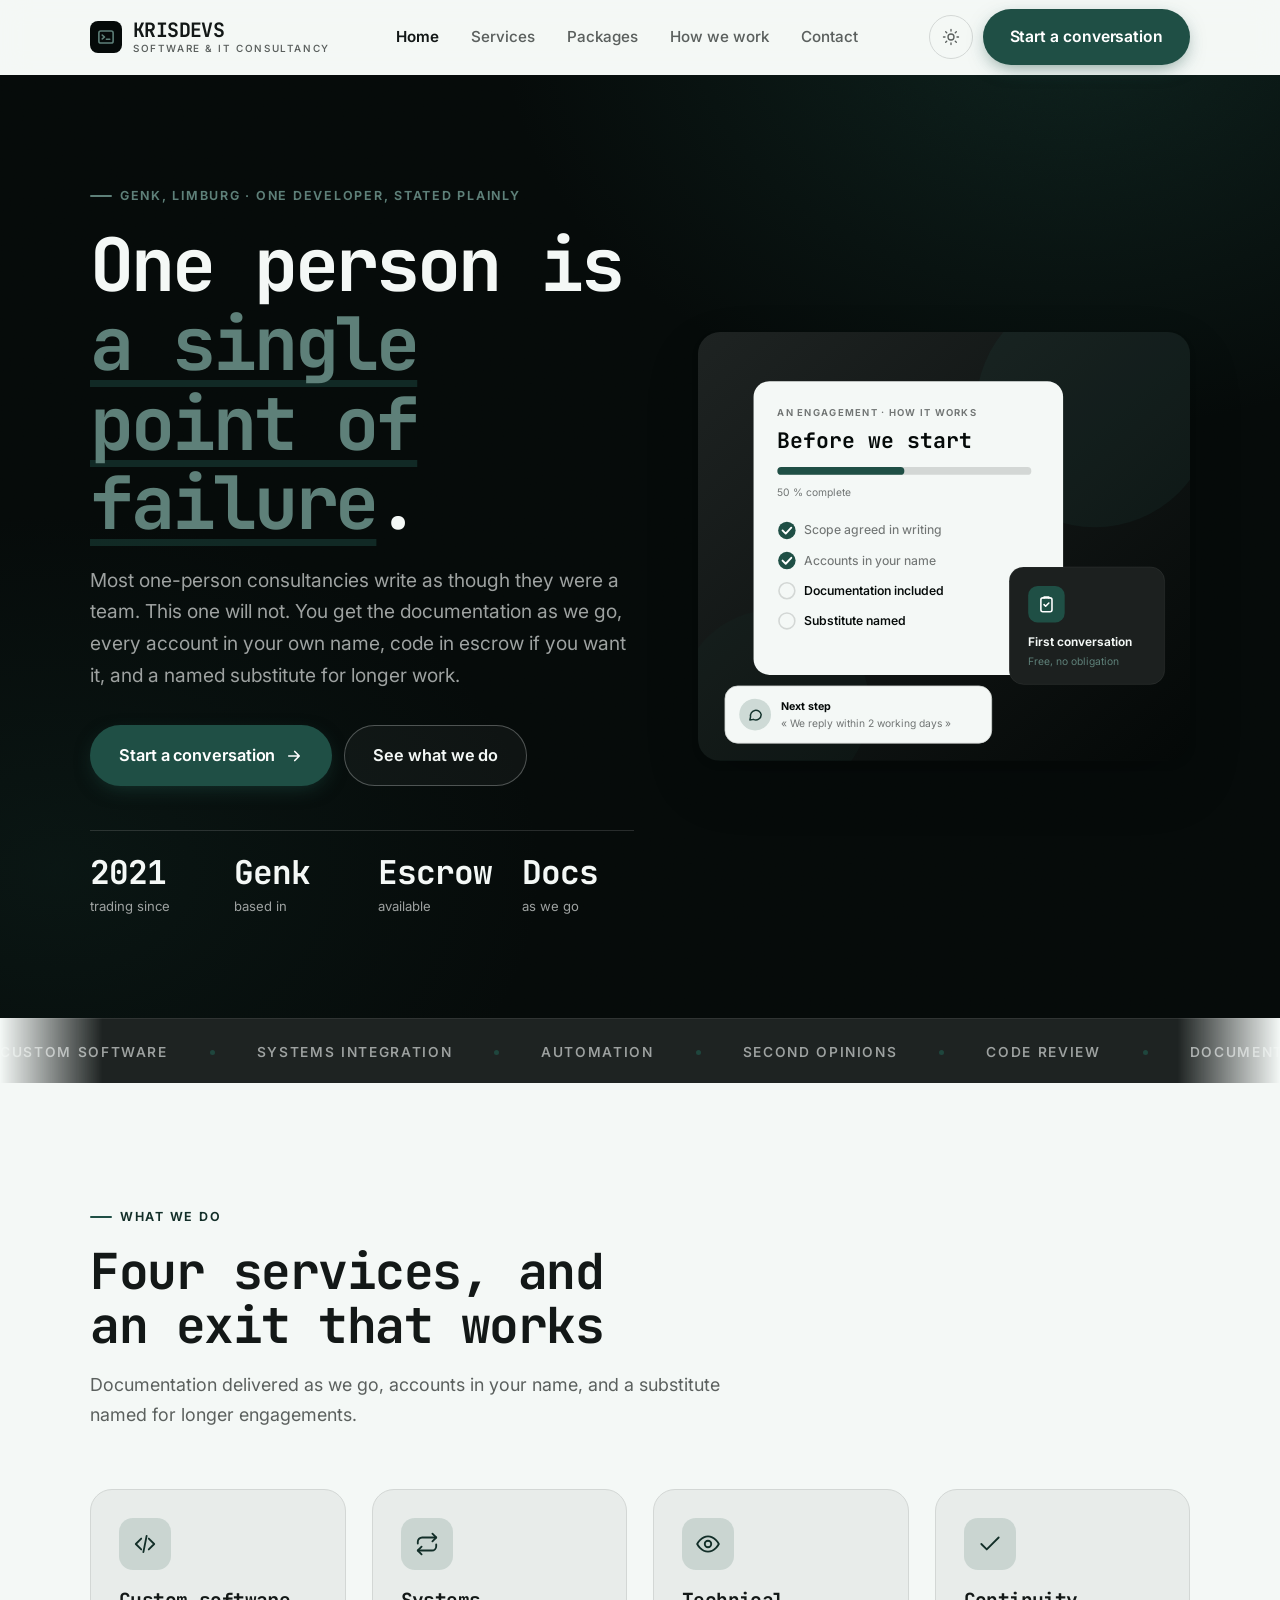
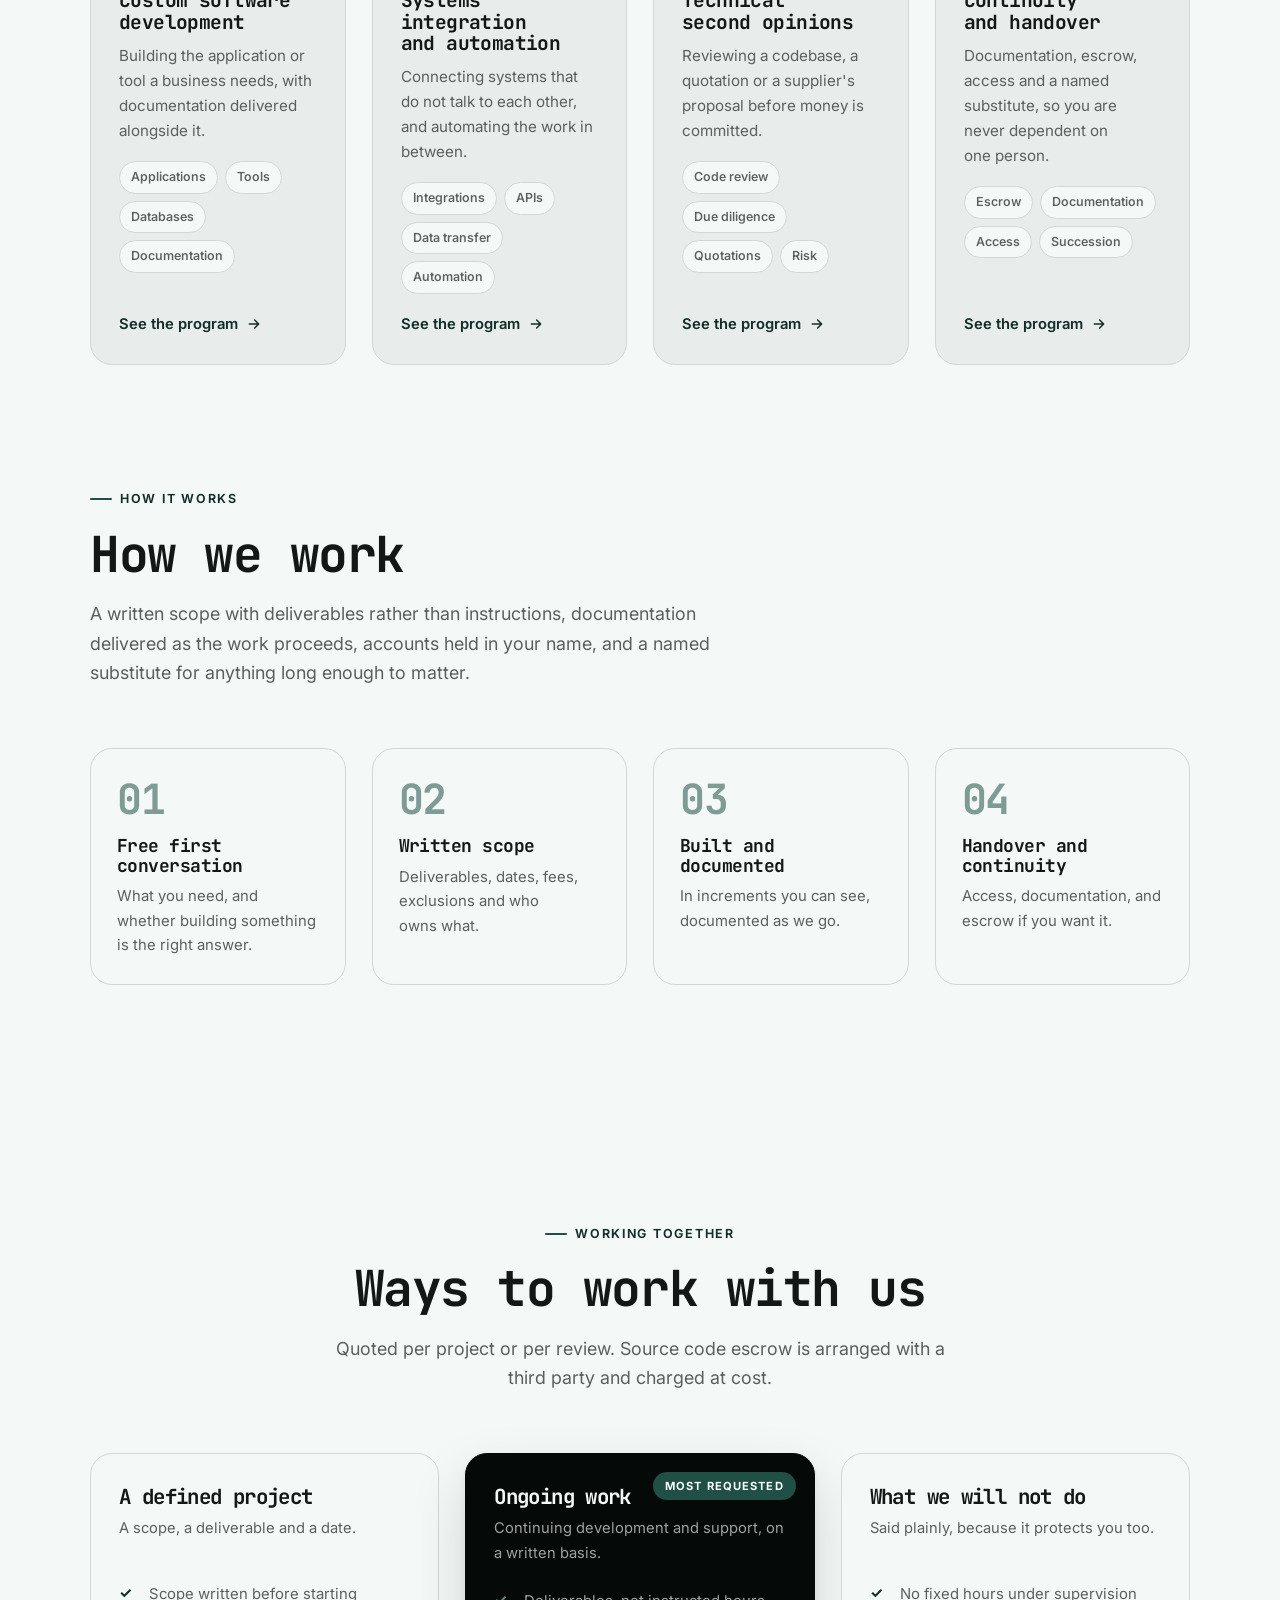
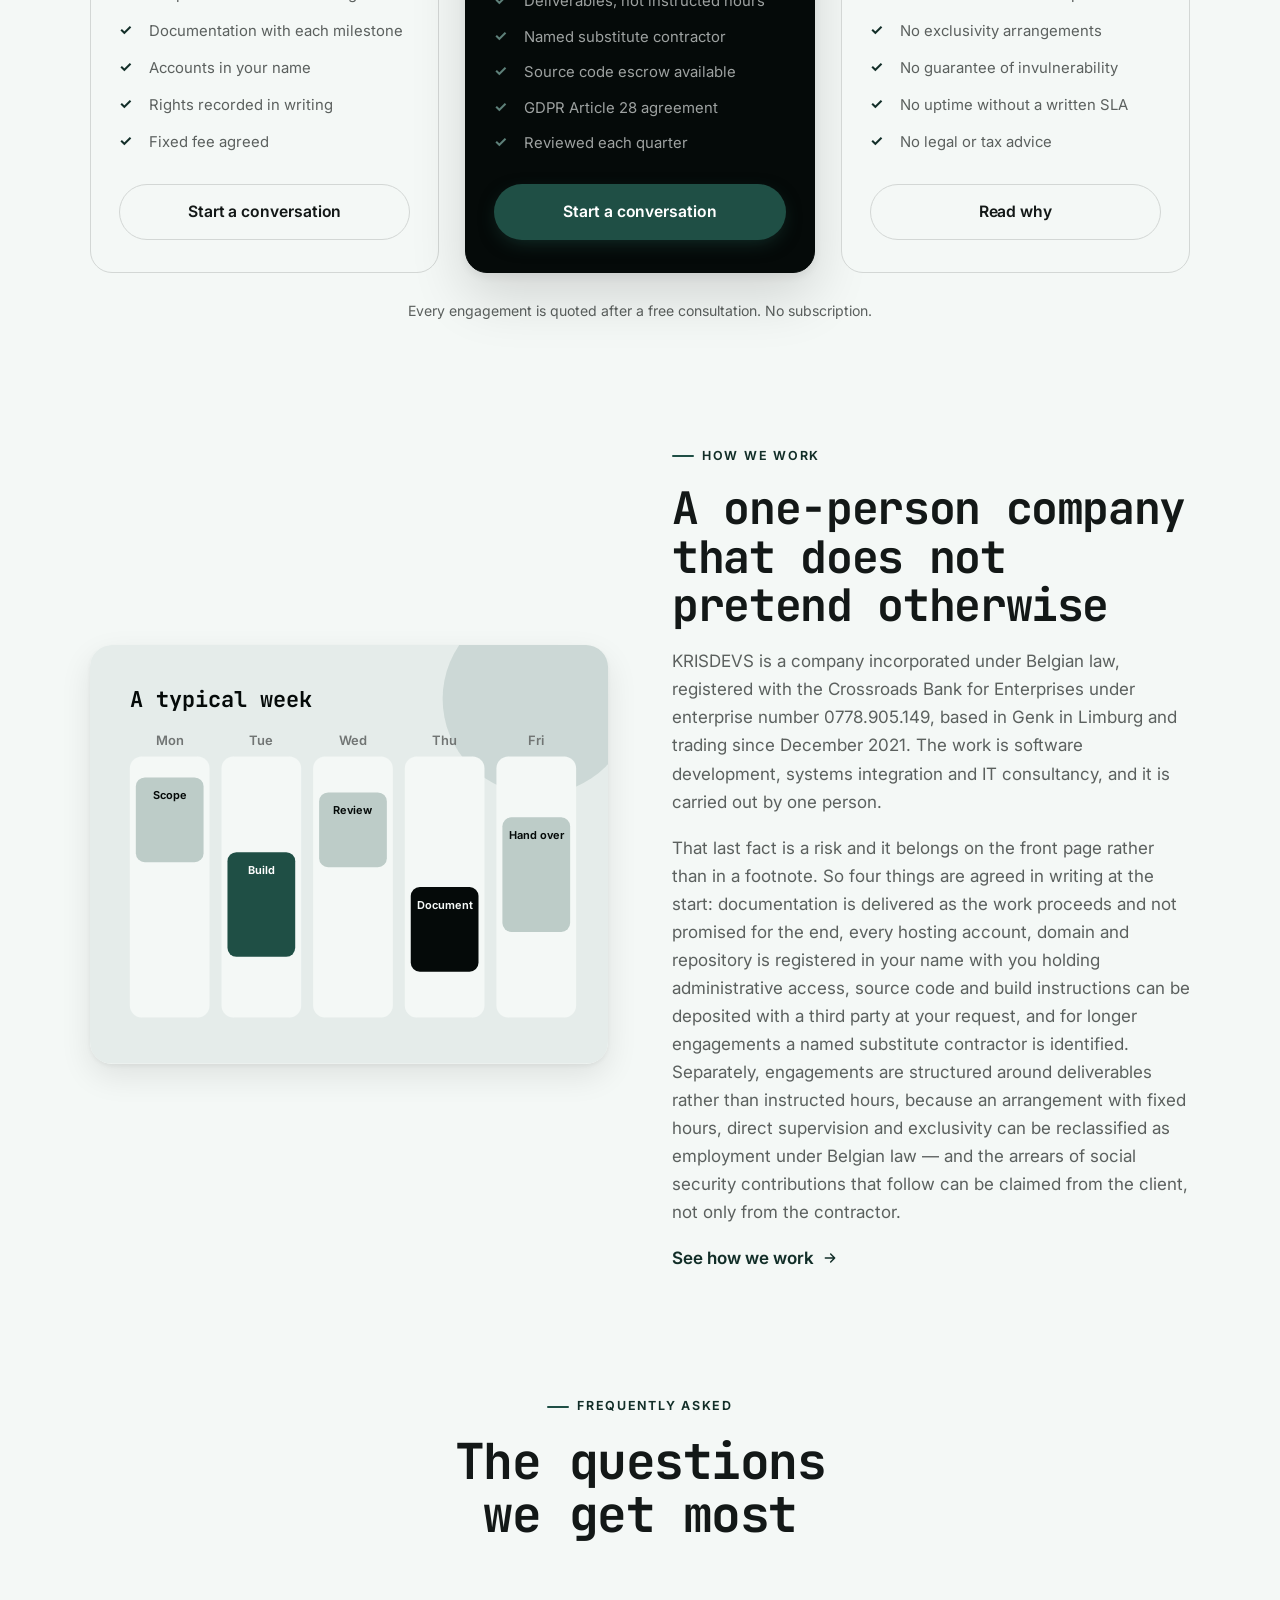
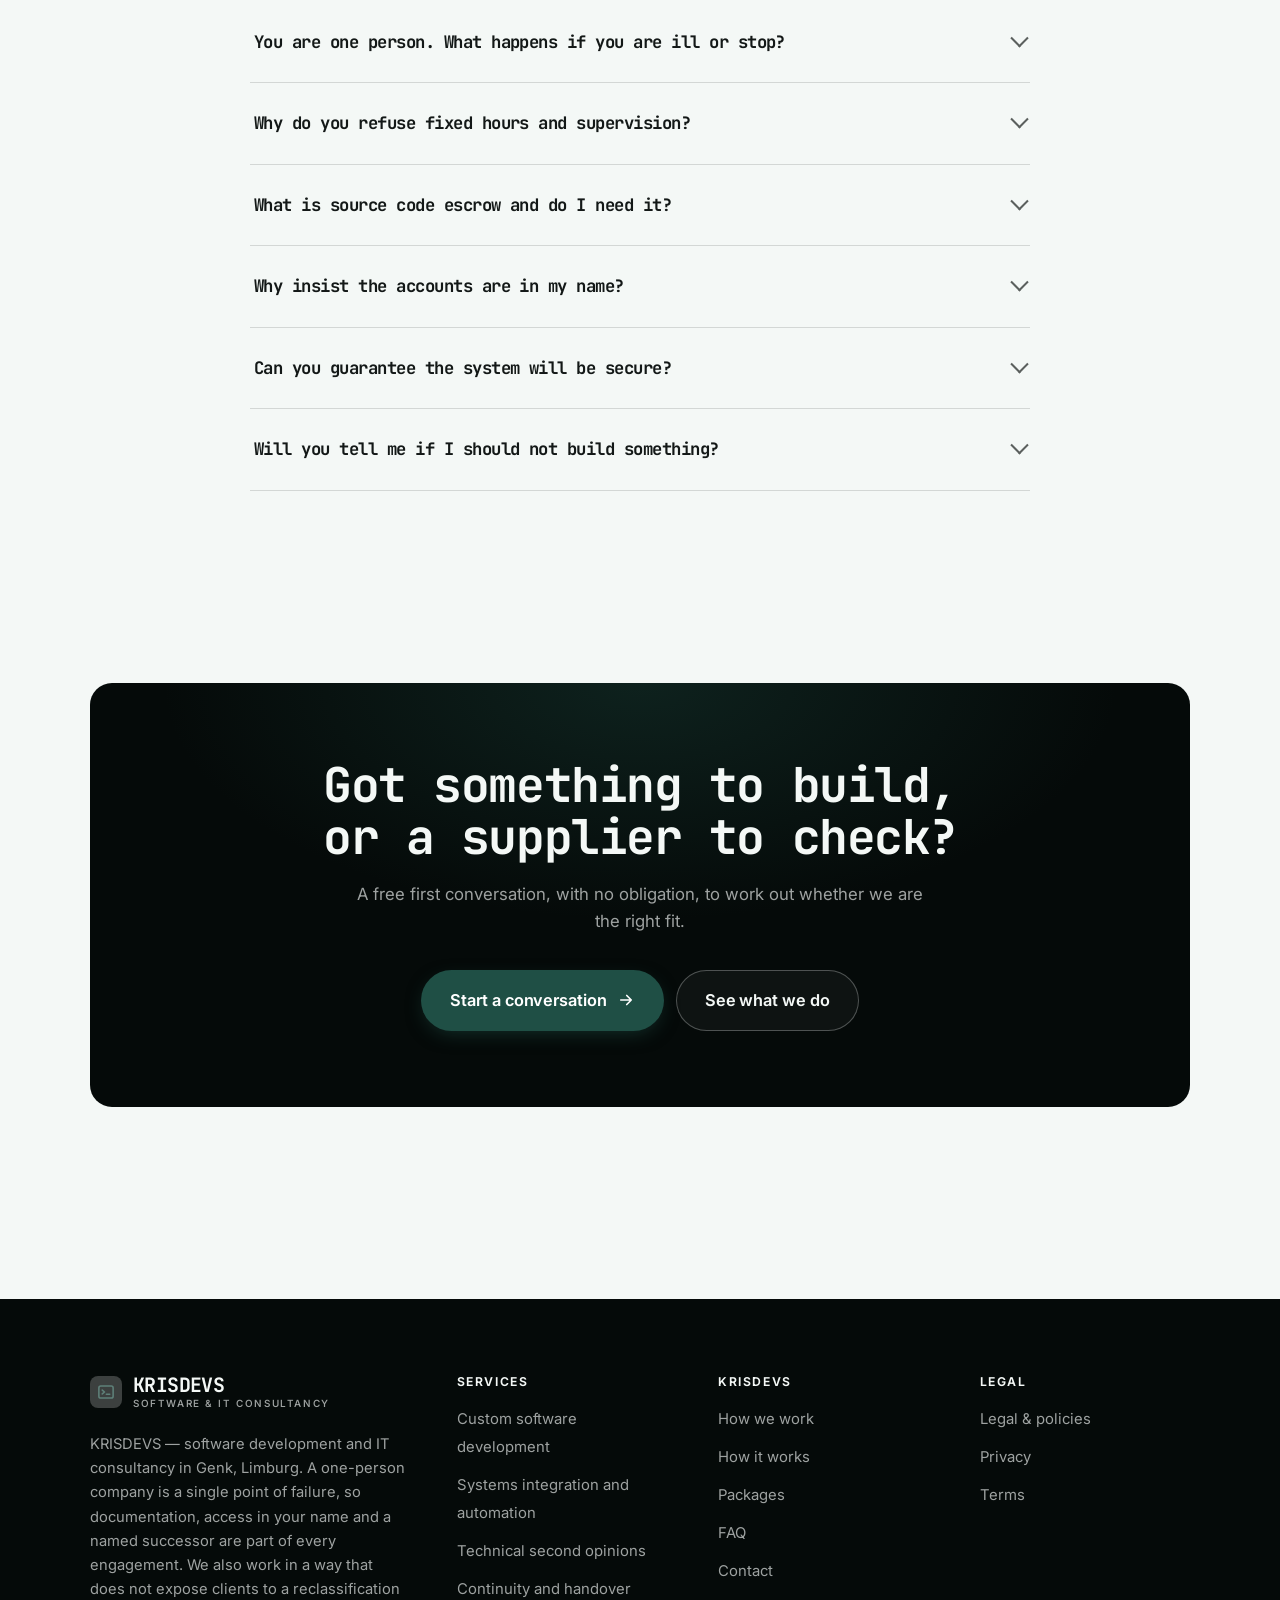
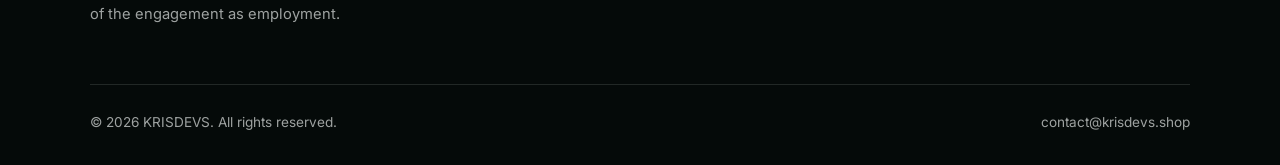
<file: index.html>
<!DOCTYPE html>
<html lang="en" class="no-js">
<head>
<meta charset="utf-8">
<meta name="viewport" content="width=device-width, initial-scale=1">
<title>KRISDEVS — software development and IT consultancy, Genk</title>
<meta name="description" content="KRISDEVS, software development and IT consultancy in Genk, Limburg: custom software, systems integration and automation, technical second opinions, and continuity and handover.">
<link rel="canonical" href="https://krisdevs.shop/">

<meta property="og:type" content="website">
<meta property="og:url" content="https://krisdevs.shop/">
<meta property="og:site_name" content="KRISDEVS">
<meta property="og:locale" content="en_US">
<meta property="og:title" content="KRISDEVS — software development and IT consultancy, Genk">
<meta property="og:description" content="KRISDEVS, software development and IT consultancy in Genk, Limburg: custom software, systems integration and automation, technical second opinions, and continuity and handover.">
<meta name="theme-color" content="#050a09">

<link rel="icon" href="assets/img/favicon.svg" type="image/svg+xml">
<link rel="preconnect" href="https://fonts.googleapis.com">
<link rel="preconnect" href="https://fonts.gstatic.com" crossorigin>
<link rel="stylesheet" href="https://fonts.googleapis.com/css2?family=JetBrains+Mono:wght@400;500;700&family=Inter:wght@400..700&display=swap">
<link rel="stylesheet" href="assets/css/style.css">

<!-- Thème appliqué avant le premier rendu (évite le flash) -->
<script>
document.documentElement.classList.remove('no-js');
(function(){try{var t=localStorage.getItem('site-theme');if(t){document.documentElement.setAttribute('data-theme',t);}}catch(e){}})();
</script>
<script type="application/ld+json">
{
  "@context": "https://schema.org",
  "@type": "Organization",
  "name": "KRISDEVS",
  "url": "https://krisdevs.shop/",
  "email": "contact@krisdevs.shop",
  "description": "KRISDEVS, software development and IT consultancy in Genk, Limburg: custom software, systems integration and automation, technical second opinions, and continuity and handover.",
  "areaServed": "US",
  "knowsLanguage": "en"
}
</script>
</head>

<body>
<a class="skip-link" href="#main">Skip to main content</a>

<header class="site-header">
  <nav class="wrap nav" aria-label="Main navigation">
    <a class="brand" href="index.html">
      <svg class="brand__mark" viewBox="0 0 64 64" aria-hidden="true">
        <rect class="bm-bg" width="64" height="64" rx="16"/>
        <g class="bm-ic" transform="translate(14 14) scale(1.5)" fill="none" stroke-width="2.1" stroke-linecap="round" stroke-linejoin="round"><rect x="2.5" y="4" width="19" height="16" rx="2.5"/><path d="M7 9.5l3 2.5-3 2.5M12.5 15H17"/></g>
      </svg>
      <span>KRISDEVS<span class="brand__sub">SOFTWARE &amp; IT CONSULTANCY</span></span>
    </a>

    <ul class="nav__links" id="nav-links">
      <li><a href="index.html" aria-current="page">Home</a></li>
      <li><a href="programs.html">Services</a></li>
      <li><a href="index.html#pricing">Packages</a></li>
      <li><a href="about.html">How we work</a></li>
      <li><a href="contact.html">Contact</a></li>
      <li><a class="btn btn--primary" href="contact.html">Start a conversation</a></li>
    </ul>

    <div class="nav__cta">
      <button class="theme-toggle" type="button" aria-label="Switch to dark theme">
        <svg class="icon-sun" viewBox="0 0 24 24" fill="none" stroke="currentColor" stroke-width="1.8" stroke-linecap="round" aria-hidden="true"><circle cx="12" cy="12" r="4"/><path d="M12 2v2m0 16v2M2 12h2m16 0h2M4.9 4.9l1.4 1.4m11.4 11.4 1.4 1.4M19.1 4.9l-1.4 1.4M6.3 17.7l-1.4 1.4"/></svg>
        <svg class="icon-moon" viewBox="0 0 24 24" fill="none" stroke="currentColor" stroke-width="1.8" stroke-linecap="round" stroke-linejoin="round" aria-hidden="true"><path d="M21 12.8A9 9 0 1 1 11.2 3a7 7 0 0 0 9.8 9.8z"/></svg>
      </button>
      <a class="btn btn--primary" href="contact.html">Start a conversation</a>
      <button class="nav__toggle" type="button" aria-expanded="false" aria-controls="nav-links" aria-label="Open menu">
        <svg class="icon-open" viewBox="0 0 24 24" fill="none" stroke="currentColor" stroke-width="2" stroke-linecap="round" aria-hidden="true"><path d="M3 6h18M3 12h18M3 18h18"/></svg>
        <svg class="icon-close" viewBox="0 0 24 24" fill="none" stroke="currentColor" stroke-width="2" stroke-linecap="round" aria-hidden="true"><path d="M6 6l12 12M18 6L6 18"/></svg>
      </button>
    </div>
  </nav>
</header>

<main id="main">

<section class="hero">
  <div class="wrap hero__inner">
    <div>
      <span class="eyebrow hero__eyebrow">Genk, Limburg · One developer, stated plainly</span>
      <h1>One person is<br> <em>a single point of failure</em>.</h1>
      <p class="hero__lede">Most one-person consultancies write as though they were a team. This one will not. You get the documentation as we go, every account in your own name, code in escrow if you want it, and a named substitute for longer work.</p>

      <div class="hero__actions">
        <a class="btn btn--primary btn--lg" href="contact.html">Start a conversation <svg viewBox="0 0 24 24" fill="none" stroke="currentColor" stroke-width="2.2" stroke-linecap="round" stroke-linejoin="round" aria-hidden="true"><path d="M5 12h14M13 6l6 6-6 6"/></svg></a>
        <a class="btn btn--on-dark btn--lg" href="programs.html">See what we do</a>
      </div>

      <ul class="hero__proof">
        <li><span class="stat__num">2021</span><span class="stat__label">trading since</span></li>
        <li><span class="stat__num">Genk</span><span class="stat__label">based in</span></li>
        <li><span class="stat__num">Escrow</span><span class="stat__label">available</span></li>
        <li><span class="stat__num">Docs</span><span class="stat__label">as we go</span></li>
      </ul>
    </div>

    <div class="hero__art">
      <svg viewBox="0 0 620 540" role="img" aria-label="How an engagement with KRISDEVS works, from written scope to a named substitute contractor.">
        <defs>
          <linearGradient id="hbg" x1="0" y1="0" x2="1" y2="1">
            <stop offset="0" stop-color="#1e2322"/><stop offset="1" stop-color="#040807"/>
          </linearGradient>
        </defs>
        <rect width="620" height="540" rx="22" fill="url(#hbg)"/>
        <circle cx="500" cy="96" r="150" fill="#1f4f45" opacity=".16"/>
        <circle cx="96" cy="470" r="120" fill="#1f4f45" opacity=".08"/>

        <g style="font-family: var(--font-body)">
          <!-- Carte programme -->
          <rect x="70" y="62" width="390" height="370" rx="20" fill="#f4f8f6"/>
          <text x="100" y="106" font-size="12" font-weight="650" letter-spacing="1.6" fill="#717574">AN ENGAGEMENT · HOW IT WORKS</text>
          <text x="100" y="146" font-size="27" font-weight="700" fill="#050a09" style="font-family: var(--font-display)">Before we start</text>
          <rect x="100" y="170" width="320" height="10" rx="5" fill="#d3d7d5"/>
          <rect x="100" y="170" width="160" height="10" rx="5" fill="#1f4f45"/>
          <text x="100" y="206" font-size="13" fill="#717574">50 % complete</text>
          <circle cx="112" cy="250" r="11" fill="#1f4f45"/><path d="M106.5 250l4 4 7-7.5" fill="none" stroke="#ffffff" stroke-width="2.4" stroke-linecap="round" stroke-linejoin="round"/><text x="134" y="255" font-size="15.5" fill="#717574" font-weight="450">Scope agreed in writing</text>
          <circle cx="112" cy="288" r="11" fill="#1f4f45"/><path d="M106.5 288l4 4 7-7.5" fill="none" stroke="#ffffff" stroke-width="2.4" stroke-linecap="round" stroke-linejoin="round"/><text x="134" y="293" font-size="15.5" fill="#717574" font-weight="450">Accounts in your name</text>
          <circle cx="112" cy="326" r="10" fill="none" stroke="#d3d7d5" stroke-width="2"/><text x="134" y="331" font-size="15.5" fill="#050a09" font-weight="560">Documentation included</text>
          <circle cx="112" cy="364" r="10" fill="none" stroke="#d3d7d5" stroke-width="2"/><text x="134" y="369" font-size="15.5" fill="#050a09" font-weight="560">Substitute named</text>

          <!-- Carte séance -->
          <rect x="392" y="296" width="196" height="148" rx="18" fill="#1c201f" stroke="#ffffff" stroke-opacity=".08"/>
          <rect x="416" y="320" width="46" height="46" rx="12" fill="#1f4f45"/>
          <g transform="translate(427 331)" fill="none" stroke="#ffffff" color="#ffffff" stroke-width="2" stroke-linecap="round" stroke-linejoin="round"><rect x="5" y="4" width="14" height="17.5" rx="2.5"/><path d="M9 4V3h6v1M9 12.5l2 2 4-4"/></g>
          <text x="416" y="396" font-size="15" font-weight="650" fill="#f4f8f6">First conversation</text>
          <text x="416" y="420" font-size="13" fill="#5e8079">Free, no obligation</text>

          <!-- Retour du coach -->
          <rect x="34" y="446" width="336" height="72" rx="16" fill="#f4f8f6" stroke="#d3d7d5"/>
          <circle cx="72" cy="482" r="20" fill="#cedad6"/>
          <g transform="translate(62 472) scale(.84)" fill="none" stroke="#14332d" stroke-width="2.2" stroke-linecap="round" stroke-linejoin="round"><path d="M21 12a8 8 0 0 1-11.6 7.1L4 20l1-4.6A8 8 0 1 1 21 12z"/></g>
          <text x="104" y="476" font-size="13.5" font-weight="700" fill="#050a09">Next step</text>
          <text x="104" y="498" font-size="13" fill="#717574">« We reply within 2 working days »</text>
        </g>
      </svg>
    </div>
  </div>
</section>

<div class="marquee" aria-hidden="true">
  <div class="marquee__track"><span>Custom software</span><span>Systems integration</span><span>Automation</span><span>Second opinions</span><span>Code review</span><span>Documentation</span><span>Source code escrow</span><span>Accounts in your name</span><span>Named substitute</span><span>Written scope</span><span>Custom software</span><span>Systems integration</span><span>Automation</span><span>Second opinions</span><span>Code review</span><span>Documentation</span><span>Source code escrow</span><span>Accounts in your name</span><span>Named substitute</span><span>Written scope</span></div>
</div>

<section class="section wrap" id="programs">
  <div class="section-head reveal">
    <span class="eyebrow">What we do</span>
    <h2>Four services, and an exit that works</h2>
    <p>Documentation delivered as we go, accounts in your name, and a substitute named for longer engagements.</p>
  </div>
  <div class="grid grid--4 reveal-group">
    <a class="card" href="programs.html#development">
      <div class="card__icon"><svg viewBox="0 0 24 24" fill="none" stroke="currentColor" stroke-width="1.7" stroke-linecap="round" stroke-linejoin="round" aria-hidden="true"><path d="M8.5 7 3.5 12l5 5M15.5 7l5 5-5 5M13.5 4.5l-3 15"/></svg></div>
      <h3>Custom software development</h3>
      <p>Building the application or tool a business needs, with documentation delivered alongside it.</p>
      <ul class="tags"><li>Applications</li><li>Tools</li><li>Databases</li><li>Documentation</li></ul>
      <span class="arrow-link">See the program <svg viewBox="0 0 24 24" fill="none" stroke="currentColor" stroke-width="2.2" stroke-linecap="round" stroke-linejoin="round" aria-hidden="true"><path d="M5 12h14M13 6l6 6-6 6"/></svg></span>
    </a>
    <a class="card" href="programs.html#integration">
      <div class="card__icon"><svg viewBox="0 0 24 24" fill="none" stroke="currentColor" stroke-width="1.7" stroke-linecap="round" stroke-linejoin="round" aria-hidden="true"><path d="M17 2.5l3.5 3.5L17 9.5"/><path d="M3.5 11.5V10A4 4 0 0 1 7.5 6h13M7 21.5 3.5 18 7 14.5"/><path d="M20.5 12.5V14a4 4 0 0 1-4 4h-13"/></svg></div>
      <h3>Systems integration and automation</h3>
      <p>Connecting systems that do not talk to each other, and automating the work in between.</p>
      <ul class="tags"><li>Integrations</li><li>APIs</li><li>Data transfer</li><li>Automation</li></ul>
      <span class="arrow-link">See the program <svg viewBox="0 0 24 24" fill="none" stroke="currentColor" stroke-width="2.2" stroke-linecap="round" stroke-linejoin="round" aria-hidden="true"><path d="M5 12h14M13 6l6 6-6 6"/></svg></span>
    </a>
    <a class="card" href="programs.html#secondopinion">
      <div class="card__icon"><svg viewBox="0 0 24 24" fill="none" stroke="currentColor" stroke-width="1.7" stroke-linecap="round" stroke-linejoin="round" aria-hidden="true"><path d="M2 12s3.6-7 10-7 10 7 10 7-3.6 7-10 7S2 12 2 12z"/><circle cx="12" cy="12" r="3"/></svg></div>
      <h3>Technical second opinions</h3>
      <p>Reviewing a codebase, a quotation or a supplier's proposal before money is committed.</p>
      <ul class="tags"><li>Code review</li><li>Due diligence</li><li>Quotations</li><li>Risk</li></ul>
      <span class="arrow-link">See the program <svg viewBox="0 0 24 24" fill="none" stroke="currentColor" stroke-width="2.2" stroke-linecap="round" stroke-linejoin="round" aria-hidden="true"><path d="M5 12h14M13 6l6 6-6 6"/></svg></span>
    </a>
    <a class="card" href="programs.html#continuity">
      <div class="card__icon"><svg viewBox="0 0 24 24" fill="none" stroke="currentColor" stroke-width="1.7" stroke-linecap="round" stroke-linejoin="round" aria-hidden="true"><path d="M20 6 9 17l-5-5"/></svg></div>
      <h3>Continuity and handover</h3>
      <p>Documentation, escrow, access and a named substitute, so you are never dependent on one person.</p>
      <ul class="tags"><li>Escrow</li><li>Documentation</li><li>Access</li><li>Succession</li></ul>
      <span class="arrow-link">See the program <svg viewBox="0 0 24 24" fill="none" stroke="currentColor" stroke-width="2.2" stroke-linecap="round" stroke-linejoin="round" aria-hidden="true"><path d="M5 12h14M13 6l6 6-6 6"/></svg></span>
    </a>
  </div>
</section>

<section class="section section--flush wrap" id="how-it-works">
  <div class="section-head reveal">
    <span class="eyebrow">How it works</span>
    <h2>How we work</h2>
    <p>A written scope with deliverables rather than instructions, documentation delivered as the work proceeds, accounts held in your name, and a named substitute for anything long enough to matter.</p>
  </div>
  <div class="grid grid--4 steps reveal-group">
    <article class="step">
      <h3>Free first conversation</h3>
      <p>What you need, and whether building something is the right answer.</p>
    </article>
    <article class="step">
      <h3>Written scope</h3>
      <p>Deliverables, dates, fees, exclusions and who owns what.</p>
    </article>
    <article class="step">
      <h3>Built and documented</h3>
      <p>In increments you can see, documented as we go.</p>
    </article>
    <article class="step">
      <h3>Handover and continuity</h3>
      <p>Access, documentation, and escrow if you want it.</p>
    </article>
  </div>
</section>

<section class="section wrap" id="pricing">
  <div class="section-head section-head--center reveal">
    <span class="eyebrow">Working together</span>
    <h2>Ways to work with us</h2>
    <p>Quoted per project or per review. Source code escrow is arranged with a third party and charged at cost.</p>
  </div>
  <div class="grid grid--3 plans reveal-group">
    <article class="plan">
      
      <h3>A defined project</h3>
      <p class="plan__desc">A scope, a deliverable and a date.</p>
      
      <ul class="plan__features">
        <li>Scope written before starting</li>
        <li>Documentation with each milestone</li>
        <li>Accounts in your name</li>
        <li>Rights recorded in writing</li>
        <li>Fixed fee agreed</li>
      </ul>
      <a class="btn btn--ghost btn--block" href="contact.html">Start a conversation</a>
    </article>
    <article class="plan plan--featured">
      <span class="plan__tag">Most requested</span>
      <h3>Ongoing work</h3>
      <p class="plan__desc">Continuing development and support, on a written basis.</p>
      
      <ul class="plan__features">
        <li>Deliverables, not instructed hours</li>
        <li>Named substitute contractor</li>
        <li>Source code escrow available</li>
        <li>GDPR Article 28 agreement</li>
        <li>Reviewed each quarter</li>
      </ul>
      <a class="btn btn--primary btn--block" href="contact.html">Start a conversation</a>
    </article>
    <article class="plan">
      
      <h3>What we will not do</h3>
      <p class="plan__desc">Said plainly, because it protects you too.</p>
      
      <ul class="plan__features">
        <li>No fixed hours under supervision</li>
        <li>No exclusivity arrangements</li>
        <li>No guarantee of invulnerability</li>
        <li>No uptime without a written SLA</li>
        <li>No legal or tax advice</li>
      </ul>
      <a class="btn btn--ghost btn--block" href="contact.html">Read why</a>
    </article>
  </div>
  <p class="plans-note">Every engagement is quoted after a free consultation. No subscription.</p>
</section>

<section class="section section--flush wrap">
  <div class="split reveal">
    <div class="split__art">
      <svg viewBox="0 0 520 420" role="img" aria-label="Example of a typical week: Scope, Build, Review, Document, Hand over.">
        <rect width="520" height="420" rx="20" fill="#e5ecea"/>
        <circle cx="450" cy="54" r="96" fill="#1f4f45" opacity=".12"/>
        <g style="font-family: var(--font-body)">
        <text x="40" y="62" font-size="22" font-weight="700" fill="#050a09" style="font-family: var(--font-display)">A typical week</text>
        <text x="80" y="100" text-anchor="middle" font-size="13" font-weight="600" fill="#717574">Mon</text>
        <rect x="40" y="112" width="80" height="262" rx="12" fill="#f4f8f6"/>
        <rect x="46" y="133" width="68" height="85" rx="9" fill="#bdccc8"/>
        <text x="80" y="155" text-anchor="middle" font-size="11" font-weight="650" fill="#050a09">Scope</text>
        <text x="172" y="100" text-anchor="middle" font-size="13" font-weight="600" fill="#717574">Tue</text>
        <rect x="132" y="112" width="80" height="262" rx="12" fill="#f4f8f6"/>
        <rect x="138" y="208" width="68" height="105" rx="9" fill="#1f4f45"/>
        <text x="172" y="230" text-anchor="middle" font-size="11" font-weight="650" fill="#ffffff">Build</text>
        <text x="264" y="100" text-anchor="middle" font-size="13" font-weight="600" fill="#717574">Wed</text>
        <rect x="224" y="112" width="80" height="262" rx="12" fill="#f4f8f6"/>
        <rect x="230" y="148" width="68" height="75" rx="9" fill="#bdccc8"/>
        <text x="264" y="170" text-anchor="middle" font-size="11" font-weight="650" fill="#050a09">Review</text>
        <text x="356" y="100" text-anchor="middle" font-size="13" font-weight="600" fill="#717574">Thu</text>
        <rect x="316" y="112" width="80" height="262" rx="12" fill="#f4f8f6"/>
        <rect x="322" y="243" width="68" height="85" rx="9" fill="#050a09"/>
        <text x="356" y="265" text-anchor="middle" font-size="11" font-weight="650" fill="#f4f8f6">Document</text>
        <text x="448" y="100" text-anchor="middle" font-size="13" font-weight="600" fill="#717574">Fri</text>
        <rect x="408" y="112" width="80" height="262" rx="12" fill="#f4f8f6"/>
        <rect x="414" y="173" width="68" height="115" rx="9" fill="#bdccc8"/>
        <text x="448" y="195" text-anchor="middle" font-size="11" font-weight="650" fill="#050a09">Hand over</text>
        </g>
      </svg>
    </div>
    <div>
      <span class="eyebrow">How we work</span>
      <h2>A one-person company that does not pretend otherwise</h2>
      <p>KRISDEVS is a company incorporated under Belgian law, registered with the Crossroads Bank for Enterprises under enterprise number 0778.905.149, based in Genk in Limburg and trading since December 2021. The work is software development, systems integration and IT consultancy, and it is carried out by one person.</p>
      <p>That last fact is a risk and it belongs on the front page rather than in a footnote. So four things are agreed in writing at the start: documentation is delivered as the work proceeds and not promised for the end, every hosting account, domain and repository is registered in your name with you holding administrative access, source code and build instructions can be deposited with a third party at your request, and for longer engagements a named substitute contractor is identified. Separately, engagements are structured around deliverables rather than instructed hours, because an arrangement with fixed hours, direct supervision and exclusivity can be reclassified as employment under Belgian law — and the arrears of social security contributions that follow can be claimed from the client, not only from the contractor.</p>
      <p><a class="arrow-link" href="about.html">See how we work <svg viewBox="0 0 24 24" fill="none" stroke="currentColor" stroke-width="2.2" stroke-linecap="round" stroke-linejoin="round" aria-hidden="true"><path d="M5 12h14M13 6l6 6-6 6"/></svg></a></p>
    </div>
  </div>
</section>

<section class="section section--flush wrap" id="faq">
  <div class="section-head section-head--center reveal">
    <span class="eyebrow">Frequently asked</span>
    <h2>The questions we get most</h2>
  </div>
  <div class="faq reveal">
    <details>
      <summary>You are one person. What happens if you are ill or stop?</summary>
      <p>A fair question and the reason that is on the home page. You hold administrative access to every account, domain and repository because they are registered in your name, not ours. Documentation is delivered as the work proceeds. Source code and build instructions can be placed in escrow with a third party. And for longer engagements we name a substitute contractor in advance. None of that eliminates the risk, but it means your system does not stop being yours.</p>
    </details>
    <details>
      <summary>Why do you refuse fixed hours and supervision?</summary>
      <p>Because of how Belgian law treats the nature of a working relationship. An engagement presented as self-employment can be reclassified as employment where the reality shows subordination: set hours, direct instruction, integration into a hierarchy, exclusivity. Reclassification brings arrears of social security contributions, and they can be claimed from the client as well as from the contractor. Working to a defined scope protects both of us.</p>
    </details>
    <details>
      <summary>What is source code escrow and do I need it?</summary>
      <p>It means depositing the source code and build instructions with an independent third party, who releases them to you if agreed conditions occur, such as the supplier ceasing to trade. For a system your business genuinely depends on, it is worth the modest annual cost. For a small internal tool, probably not. We will tell you which we think it is.</p>
    </details>
    <details>
      <summary>Why insist the accounts are in my name?</summary>
      <p>Because an account in a supplier's name is leverage, whether or not it was intended as such. Hosting, domains, repositories and third-party services should be registered to you with you holding admin access, so that ending the relationship is an administrative matter rather than a negotiation. We would rather you stayed because the work is good.</p>
    </details>
    <details>
      <summary>Can you guarantee the system will be secure?</summary>
      <p>No, and treat any supplier who says yes with suspicion. We apply proportionate measures, keep things patched, and report any incident we become aware of without delay. A guarantee of invulnerability is not a thing that exists, and promising one discourages the precautions that are properly yours.</p>
    </details>
    <details>
      <summary>Will you tell me if I should not build something?</summary>
      <p>Yes, and it happens reasonably often. Existing software frequently covers a need better and more cheaply than something written from scratch, and a process is sometimes better removed than automated. Saying so costs us a project and saves you more than the project was worth.</p>
    </details>
  </div>
</section>

<section class="wrap section--tight">
  <div class="cta-band reveal">
    <h2>Got something to build, or a supplier to check?</h2>
    <p>A free first conversation, with no obligation, to work out whether we are the right fit.</p>
    <div class="hero__actions">
      <a class="btn btn--primary btn--lg" href="contact.html">Start a conversation <svg viewBox="0 0 24 24" fill="none" stroke="currentColor" stroke-width="2.2" stroke-linecap="round" stroke-linejoin="round" aria-hidden="true"><path d="M5 12h14M13 6l6 6-6 6"/></svg></a>
      <a class="btn btn--on-dark btn--lg" href="programs.html">See what we do</a>
    </div>
  </div>
</section>

</main>

<footer class="site-footer">
  <div class="wrap">
    <div class="footer__grid">
      <div class="footer__brand">
        <a class="brand" href="index.html">
          <svg class="brand__mark" viewBox="0 0 64 64" aria-hidden="true">
        <rect class="bm-bg" width="64" height="64" rx="16"/>
        <g class="bm-ic" transform="translate(14 14) scale(1.5)" fill="none" stroke-width="2.1" stroke-linecap="round" stroke-linejoin="round"><rect x="2.5" y="4" width="19" height="16" rx="2.5"/><path d="M7 9.5l3 2.5-3 2.5M12.5 15H17"/></g>
      </svg>
          <span>KRISDEVS<span class="brand__sub">SOFTWARE &amp; IT CONSULTANCY</span></span>
        </a>
        <p>KRISDEVS — software development and IT consultancy in Genk, Limburg. A one-person company is a single point of failure, so documentation, access in your name and a named successor are part of every engagement. We also work in a way that does not expose clients to a reclassification of the engagement as employment.</p>
      </div>

      <div class="footer__col">
        <h4>Services</h4>
        <ul>
          <li><a href="programs.html#development">Custom software development</a></li>
          <li><a href="programs.html#integration">Systems integration and automation</a></li>
          <li><a href="programs.html#secondopinion">Technical second opinions</a></li>
          <li><a href="programs.html#continuity">Continuity and handover</a></li>
        </ul>
      </div>

      <div class="footer__col">
        <h4>KRISDEVS</h4>
        <ul>
          <li><a href="about.html">How we work</a></li>
          <li><a href="index.html#how-it-works">How it works</a></li>
          <li><a href="index.html#pricing">Packages</a></li>
          <li><a href="index.html#faq">FAQ</a></li>
          <li><a href="contact.html">Contact</a></li>
        </ul>
      </div>

      <div class="footer__col">
        <h4>Legal</h4>
        <ul>
          <li><a href="legal.html">Legal &amp; policies</a></li>
          <li><a href="legal.html#privacy">Privacy</a></li>
          <li><a href="legal.html#terms">Terms</a></li>
        </ul>
      </div>
    </div>

    <div class="footer__bottom">
      <p>© <span data-year>2026</span> KRISDEVS. All rights reserved.</p>
      <p><a href="mailto:contact@krisdevs.shop">contact@krisdevs.shop</a></p>
    </div>
  </div>
</footer>

<script src="assets/js/main.js" defer></script>
</body>
</html>
</file>
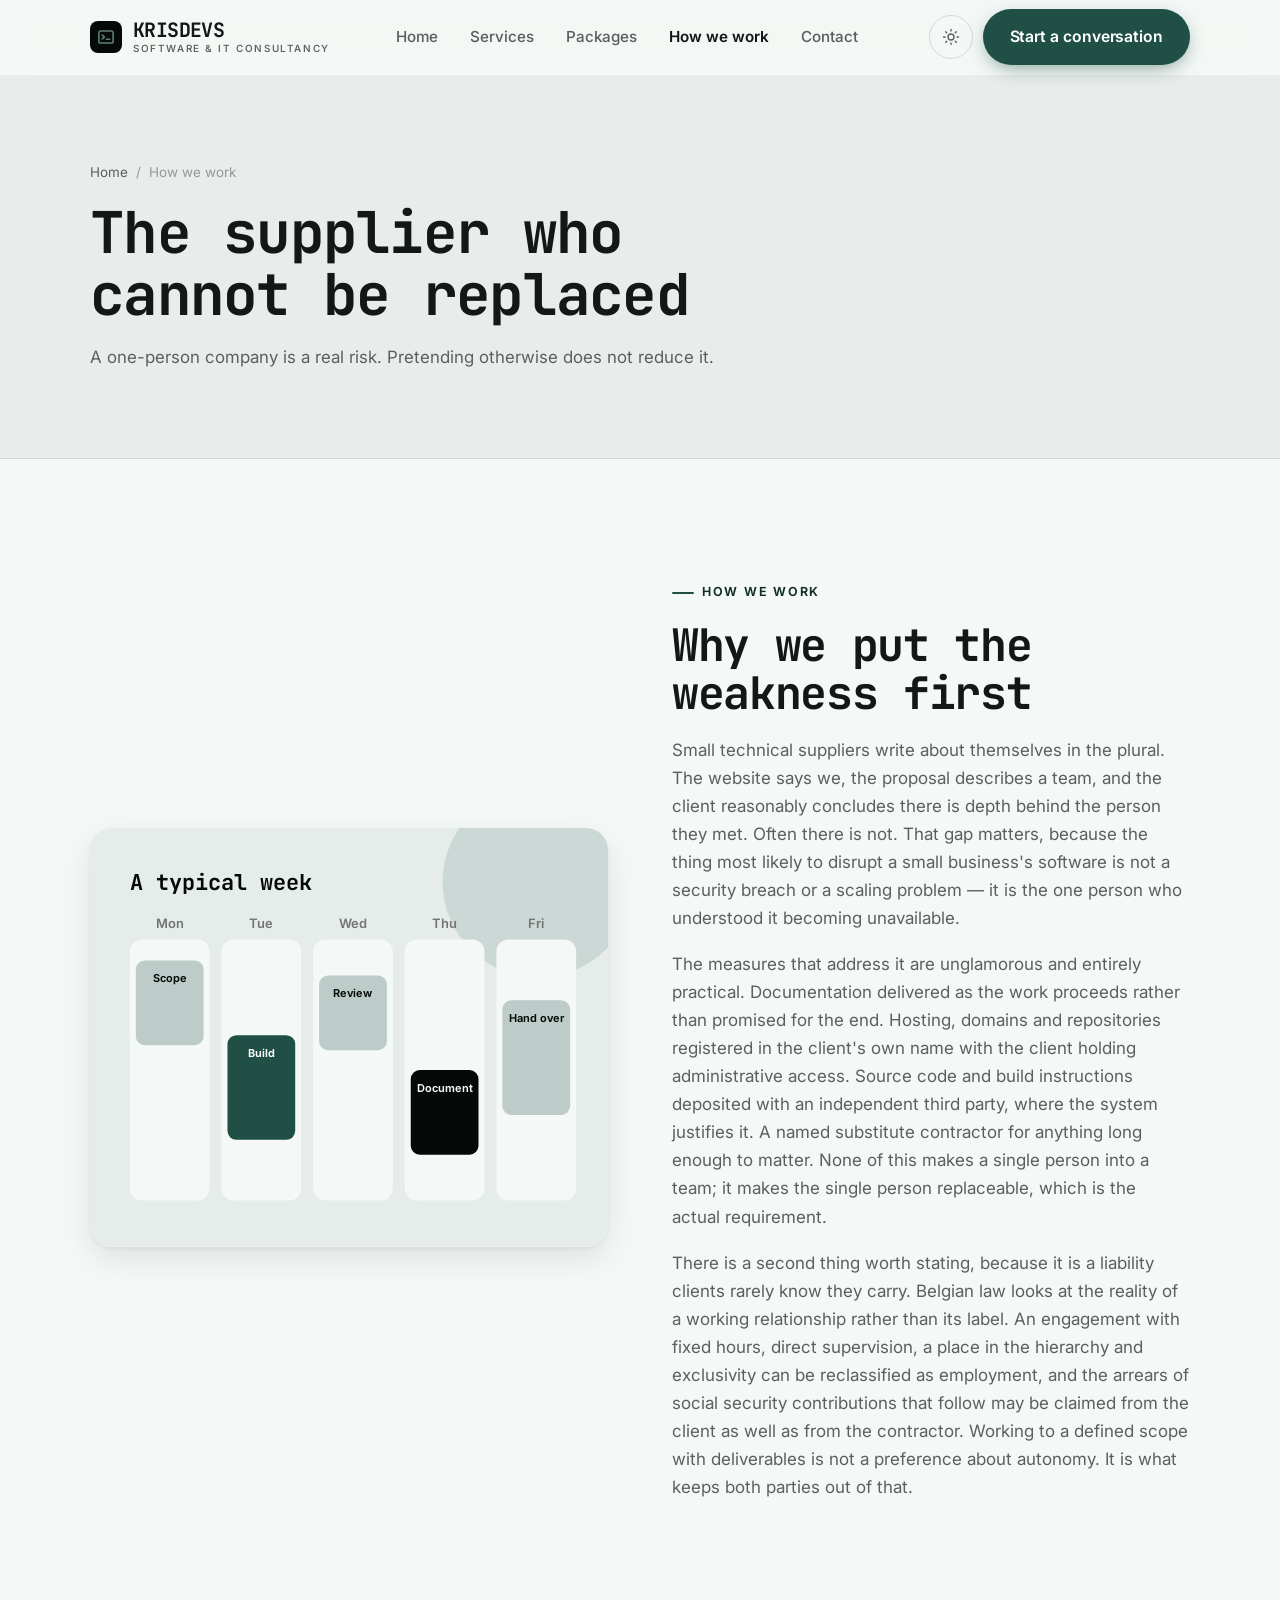
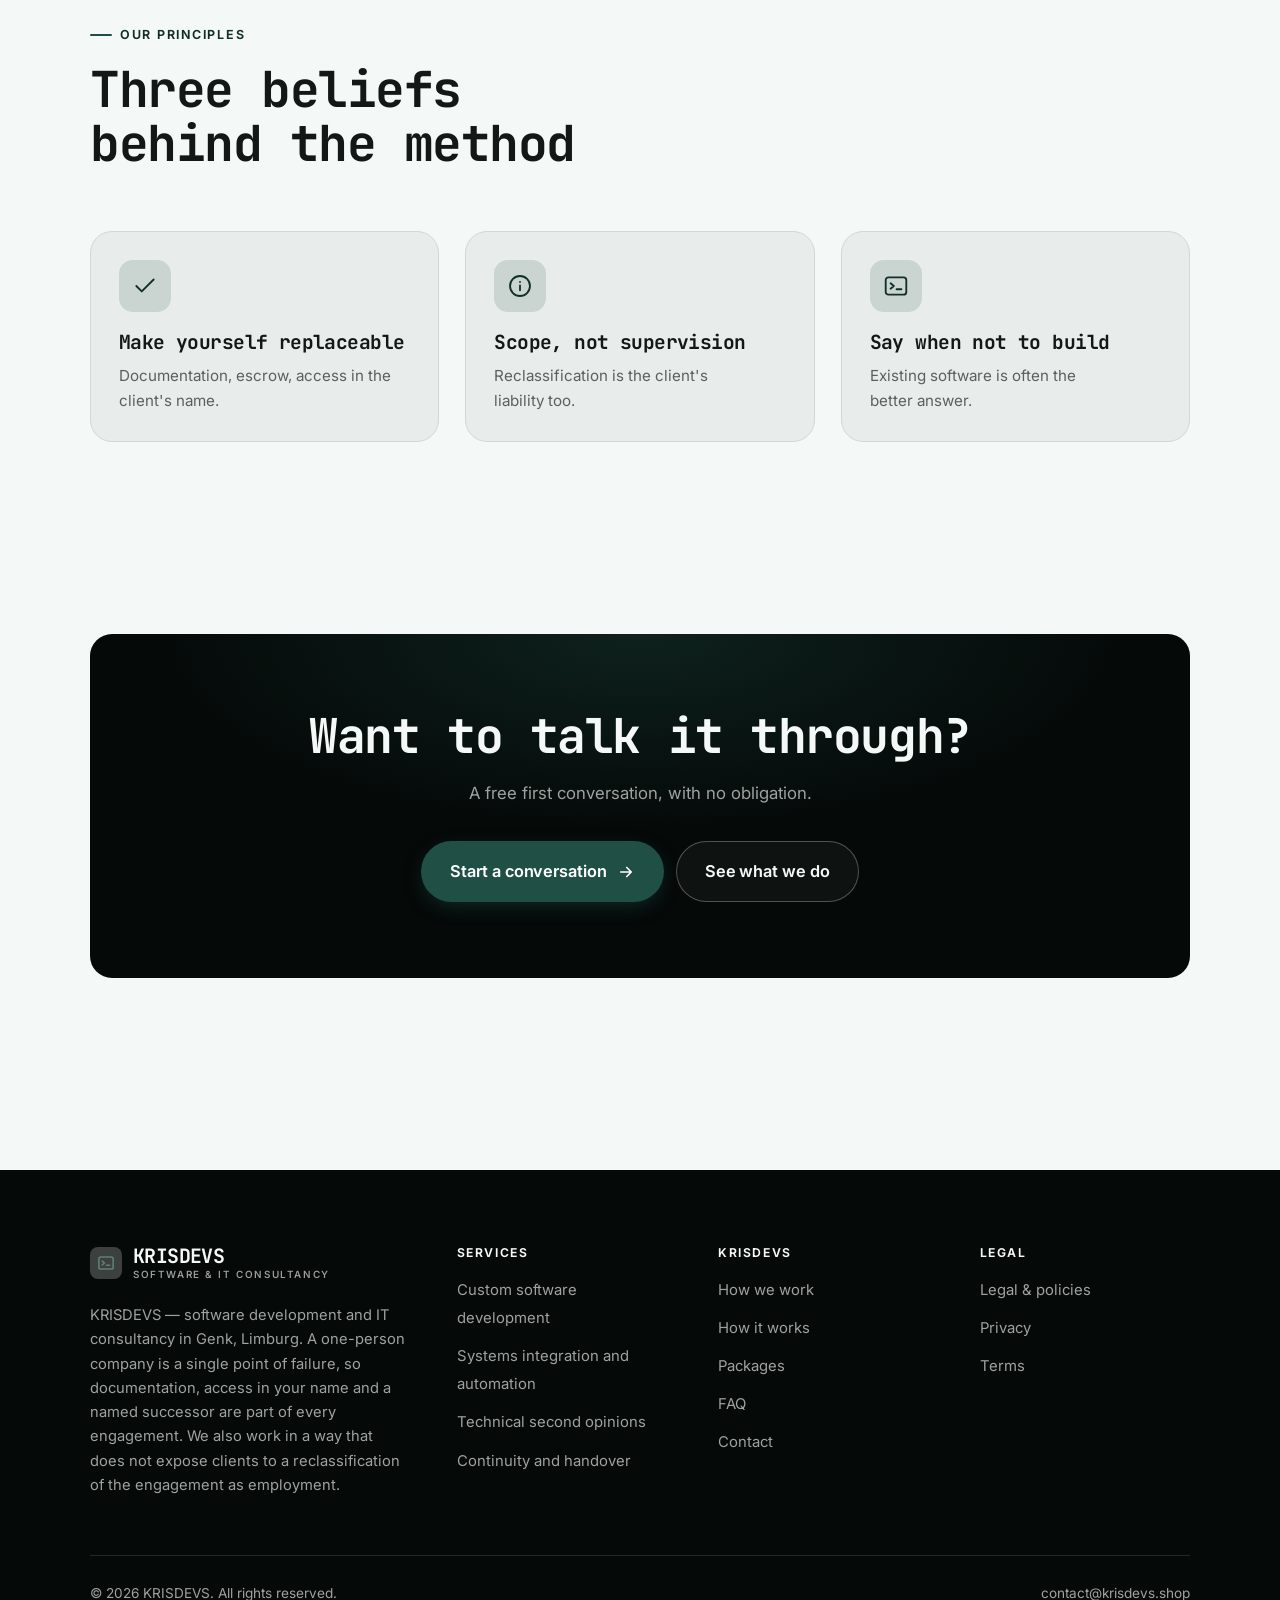
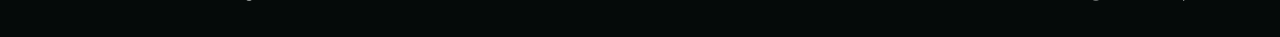
<file: about.html>
<!DOCTYPE html>
<html lang="en" class="no-js">
<head>
<meta charset="utf-8">
<meta name="viewport" content="width=device-width, initial-scale=1">
<title>How we work — KRISDEVS</title>
<meta name="description" content="About KRISDEVS, software development and IT consultancy in Genk, Limburg, enterprise number 0778.905.149.">
<link rel="canonical" href="https://krisdevs.shop/about.html">

<meta property="og:type" content="website">
<meta property="og:url" content="https://krisdevs.shop/about.html">
<meta property="og:site_name" content="KRISDEVS">
<meta property="og:locale" content="en_US">
<meta property="og:title" content="How we work — KRISDEVS">
<meta property="og:description" content="About KRISDEVS, software development and IT consultancy in Genk, Limburg, enterprise number 0778.905.149.">
<meta name="theme-color" content="#050a09">

<link rel="icon" href="assets/img/favicon.svg" type="image/svg+xml">
<link rel="preconnect" href="https://fonts.googleapis.com">
<link rel="preconnect" href="https://fonts.gstatic.com" crossorigin>
<link rel="stylesheet" href="https://fonts.googleapis.com/css2?family=JetBrains+Mono:wght@400;500;700&family=Inter:wght@400..700&display=swap">
<link rel="stylesheet" href="assets/css/style.css">

<!-- Thème appliqué avant le premier rendu (évite le flash) -->
<script>
document.documentElement.classList.remove('no-js');
(function(){try{var t=localStorage.getItem('site-theme');if(t){document.documentElement.setAttribute('data-theme',t);}}catch(e){}})();
</script>
</head>

<body>
<a class="skip-link" href="#main">Skip to main content</a>

<header class="site-header">
  <nav class="wrap nav" aria-label="Main navigation">
    <a class="brand" href="index.html">
      <svg class="brand__mark" viewBox="0 0 64 64" aria-hidden="true">
        <rect class="bm-bg" width="64" height="64" rx="16"/>
        <g class="bm-ic" transform="translate(14 14) scale(1.5)" fill="none" stroke-width="2.1" stroke-linecap="round" stroke-linejoin="round"><rect x="2.5" y="4" width="19" height="16" rx="2.5"/><path d="M7 9.5l3 2.5-3 2.5M12.5 15H17"/></g>
      </svg>
      <span>KRISDEVS<span class="brand__sub">SOFTWARE &amp; IT CONSULTANCY</span></span>
    </a>

    <ul class="nav__links" id="nav-links">
      <li><a href="index.html">Home</a></li>
      <li><a href="programs.html">Services</a></li>
      <li><a href="index.html#pricing">Packages</a></li>
      <li><a href="about.html" aria-current="page">How we work</a></li>
      <li><a href="contact.html">Contact</a></li>
      <li><a class="btn btn--primary" href="contact.html">Start a conversation</a></li>
    </ul>

    <div class="nav__cta">
      <button class="theme-toggle" type="button" aria-label="Switch to dark theme">
        <svg class="icon-sun" viewBox="0 0 24 24" fill="none" stroke="currentColor" stroke-width="1.8" stroke-linecap="round" aria-hidden="true"><circle cx="12" cy="12" r="4"/><path d="M12 2v2m0 16v2M2 12h2m16 0h2M4.9 4.9l1.4 1.4m11.4 11.4 1.4 1.4M19.1 4.9l-1.4 1.4M6.3 17.7l-1.4 1.4"/></svg>
        <svg class="icon-moon" viewBox="0 0 24 24" fill="none" stroke="currentColor" stroke-width="1.8" stroke-linecap="round" stroke-linejoin="round" aria-hidden="true"><path d="M21 12.8A9 9 0 1 1 11.2 3a7 7 0 0 0 9.8 9.8z"/></svg>
      </button>
      <a class="btn btn--primary" href="contact.html">Start a conversation</a>
      <button class="nav__toggle" type="button" aria-expanded="false" aria-controls="nav-links" aria-label="Open menu">
        <svg class="icon-open" viewBox="0 0 24 24" fill="none" stroke="currentColor" stroke-width="2" stroke-linecap="round" aria-hidden="true"><path d="M3 6h18M3 12h18M3 18h18"/></svg>
        <svg class="icon-close" viewBox="0 0 24 24" fill="none" stroke="currentColor" stroke-width="2" stroke-linecap="round" aria-hidden="true"><path d="M6 6l12 12M18 6L6 18"/></svg>
      </button>
    </div>
  </nav>
</header>

<main id="main">

<section class="page-head">
  <div class="wrap">
    <nav class="breadcrumb" aria-label="Breadcrumb">
      <a href="index.html">Home</a><span>/</span><span aria-current="page">How we work</span>
    </nav>
    <h1>The supplier who cannot be replaced</h1>
    <p>A one-person company is a real risk. Pretending otherwise does not reduce it.</p>
  </div>
</section>

<section class="section wrap">
  <div class="split reveal">
    <div class="split__art">
      <svg viewBox="0 0 520 420" role="img" aria-label="Example of a typical week: Scope, Build, Review, Document, Hand over.">
        <rect width="520" height="420" rx="20" fill="#e5ecea"/>
        <circle cx="450" cy="54" r="96" fill="#1f4f45" opacity=".12"/>
        <g style="font-family: var(--font-body)">
        <text x="40" y="62" font-size="22" font-weight="700" fill="#050a09" style="font-family: var(--font-display)">A typical week</text>
        <text x="80" y="100" text-anchor="middle" font-size="13" font-weight="600" fill="#717574">Mon</text>
        <rect x="40" y="112" width="80" height="262" rx="12" fill="#f4f8f6"/>
        <rect x="46" y="133" width="68" height="85" rx="9" fill="#bdccc8"/>
        <text x="80" y="155" text-anchor="middle" font-size="11" font-weight="650" fill="#050a09">Scope</text>
        <text x="172" y="100" text-anchor="middle" font-size="13" font-weight="600" fill="#717574">Tue</text>
        <rect x="132" y="112" width="80" height="262" rx="12" fill="#f4f8f6"/>
        <rect x="138" y="208" width="68" height="105" rx="9" fill="#1f4f45"/>
        <text x="172" y="230" text-anchor="middle" font-size="11" font-weight="650" fill="#ffffff">Build</text>
        <text x="264" y="100" text-anchor="middle" font-size="13" font-weight="600" fill="#717574">Wed</text>
        <rect x="224" y="112" width="80" height="262" rx="12" fill="#f4f8f6"/>
        <rect x="230" y="148" width="68" height="75" rx="9" fill="#bdccc8"/>
        <text x="264" y="170" text-anchor="middle" font-size="11" font-weight="650" fill="#050a09">Review</text>
        <text x="356" y="100" text-anchor="middle" font-size="13" font-weight="600" fill="#717574">Thu</text>
        <rect x="316" y="112" width="80" height="262" rx="12" fill="#f4f8f6"/>
        <rect x="322" y="243" width="68" height="85" rx="9" fill="#050a09"/>
        <text x="356" y="265" text-anchor="middle" font-size="11" font-weight="650" fill="#f4f8f6">Document</text>
        <text x="448" y="100" text-anchor="middle" font-size="13" font-weight="600" fill="#717574">Fri</text>
        <rect x="408" y="112" width="80" height="262" rx="12" fill="#f4f8f6"/>
        <rect x="414" y="173" width="68" height="115" rx="9" fill="#bdccc8"/>
        <text x="448" y="195" text-anchor="middle" font-size="11" font-weight="650" fill="#050a09">Hand over</text>
        </g>
      </svg>
    </div>
    <div>
      <span class="eyebrow">How we work</span>
      <h2>Why we put the weakness first</h2>
      <p>Small technical suppliers write about themselves in the plural. The website says we, the proposal describes a team, and the client reasonably concludes there is depth behind the person they met. Often there is not. That gap matters, because the thing most likely to disrupt a small business's software is not a security breach or a scaling problem — it is the one person who understood it becoming unavailable.</p>
      <p>The measures that address it are unglamorous and entirely practical. Documentation delivered as the work proceeds rather than promised for the end. Hosting, domains and repositories registered in the client's own name with the client holding administrative access. Source code and build instructions deposited with an independent third party, where the system justifies it. A named substitute contractor for anything long enough to matter. None of this makes a single person into a team; it makes the single person replaceable, which is the actual requirement.</p>
      <p>There is a second thing worth stating, because it is a liability clients rarely know they carry. Belgian law looks at the reality of a working relationship rather than its label. An engagement with fixed hours, direct supervision, a place in the hierarchy and exclusivity can be reclassified as employment, and the arrears of social security contributions that follow may be claimed from the client as well as from the contractor. Working to a defined scope with deliverables is not a preference about autonomy. It is what keeps both parties out of that.</p>
      <!--
        TO DO: add a short introduction of the coach (name, real background),
        with a photo if possible. Do not invent credentials — see README.md.
      -->
    </div>
  </div>
</section>

<section class="section section--flush wrap">
  <div class="section-head reveal">
    <span class="eyebrow">Our principles</span>
    <h2>Three beliefs behind the method</h2>
  </div>
  <div class="grid grid--3 reveal-group">
    <article class="card">
      <div class="card__icon"><svg viewBox="0 0 24 24" fill="none" stroke="currentColor" stroke-width="1.7" stroke-linecap="round" stroke-linejoin="round" aria-hidden="true"><path d="M20 6 9 17l-5-5"/></svg></div>
      <h3>Make yourself replaceable</h3>
      <p>Documentation, escrow, access in the client's name.</p>
    </article>
    <article class="card">
      <div class="card__icon"><svg viewBox="0 0 24 24" fill="none" stroke="currentColor" stroke-width="1.7" stroke-linecap="round" stroke-linejoin="round" aria-hidden="true"><circle cx="12" cy="12" r="9.2"/><path d="M12 16v-4.5M12 8.2v.1"/></svg></div>
      <h3>Scope, not supervision</h3>
      <p>Reclassification is the client's liability too.</p>
    </article>
    <article class="card">
      <div class="card__icon"><svg viewBox="0 0 24 24" fill="none" stroke="currentColor" stroke-width="1.7" stroke-linecap="round" stroke-linejoin="round" aria-hidden="true"><rect x="2.5" y="4" width="19" height="16" rx="2.5"/><path d="M7 9.5l3 2.5-3 2.5M12.5 15H17"/></svg></div>
      <h3>Say when not to build</h3>
      <p>Existing software is often the better answer.</p>
    </article>
  </div>
</section>

<section class="wrap section--tight">
  <div class="cta-band reveal">
    <h2>Want to talk it through?</h2>
    <p>A free first conversation, with no obligation.</p>
    <div class="hero__actions">
      <a class="btn btn--primary btn--lg" href="contact.html">Start a conversation <svg viewBox="0 0 24 24" fill="none" stroke="currentColor" stroke-width="2.2" stroke-linecap="round" stroke-linejoin="round" aria-hidden="true"><path d="M5 12h14M13 6l6 6-6 6"/></svg></a>
      <a class="btn btn--on-dark btn--lg" href="programs.html">See what we do</a>
    </div>
  </div>
</section>

</main>

<footer class="site-footer">
  <div class="wrap">
    <div class="footer__grid">
      <div class="footer__brand">
        <a class="brand" href="index.html">
          <svg class="brand__mark" viewBox="0 0 64 64" aria-hidden="true">
        <rect class="bm-bg" width="64" height="64" rx="16"/>
        <g class="bm-ic" transform="translate(14 14) scale(1.5)" fill="none" stroke-width="2.1" stroke-linecap="round" stroke-linejoin="round"><rect x="2.5" y="4" width="19" height="16" rx="2.5"/><path d="M7 9.5l3 2.5-3 2.5M12.5 15H17"/></g>
      </svg>
          <span>KRISDEVS<span class="brand__sub">SOFTWARE &amp; IT CONSULTANCY</span></span>
        </a>
        <p>KRISDEVS — software development and IT consultancy in Genk, Limburg. A one-person company is a single point of failure, so documentation, access in your name and a named successor are part of every engagement. We also work in a way that does not expose clients to a reclassification of the engagement as employment.</p>
      </div>

      <div class="footer__col">
        <h4>Services</h4>
        <ul>
          <li><a href="programs.html#development">Custom software development</a></li>
          <li><a href="programs.html#integration">Systems integration and automation</a></li>
          <li><a href="programs.html#secondopinion">Technical second opinions</a></li>
          <li><a href="programs.html#continuity">Continuity and handover</a></li>
        </ul>
      </div>

      <div class="footer__col">
        <h4>KRISDEVS</h4>
        <ul>
          <li><a href="about.html">How we work</a></li>
          <li><a href="index.html#how-it-works">How it works</a></li>
          <li><a href="index.html#pricing">Packages</a></li>
          <li><a href="index.html#faq">FAQ</a></li>
          <li><a href="contact.html">Contact</a></li>
        </ul>
      </div>

      <div class="footer__col">
        <h4>Legal</h4>
        <ul>
          <li><a href="legal.html">Legal &amp; policies</a></li>
          <li><a href="legal.html#privacy">Privacy</a></li>
          <li><a href="legal.html#terms">Terms</a></li>
        </ul>
      </div>
    </div>

    <div class="footer__bottom">
      <p>© <span data-year>2026</span> KRISDEVS. All rights reserved.</p>
      <p><a href="mailto:contact@krisdevs.shop">contact@krisdevs.shop</a></p>
    </div>
  </div>
</footer>

<script src="assets/js/main.js" defer></script>
</body>
</html>
</file>
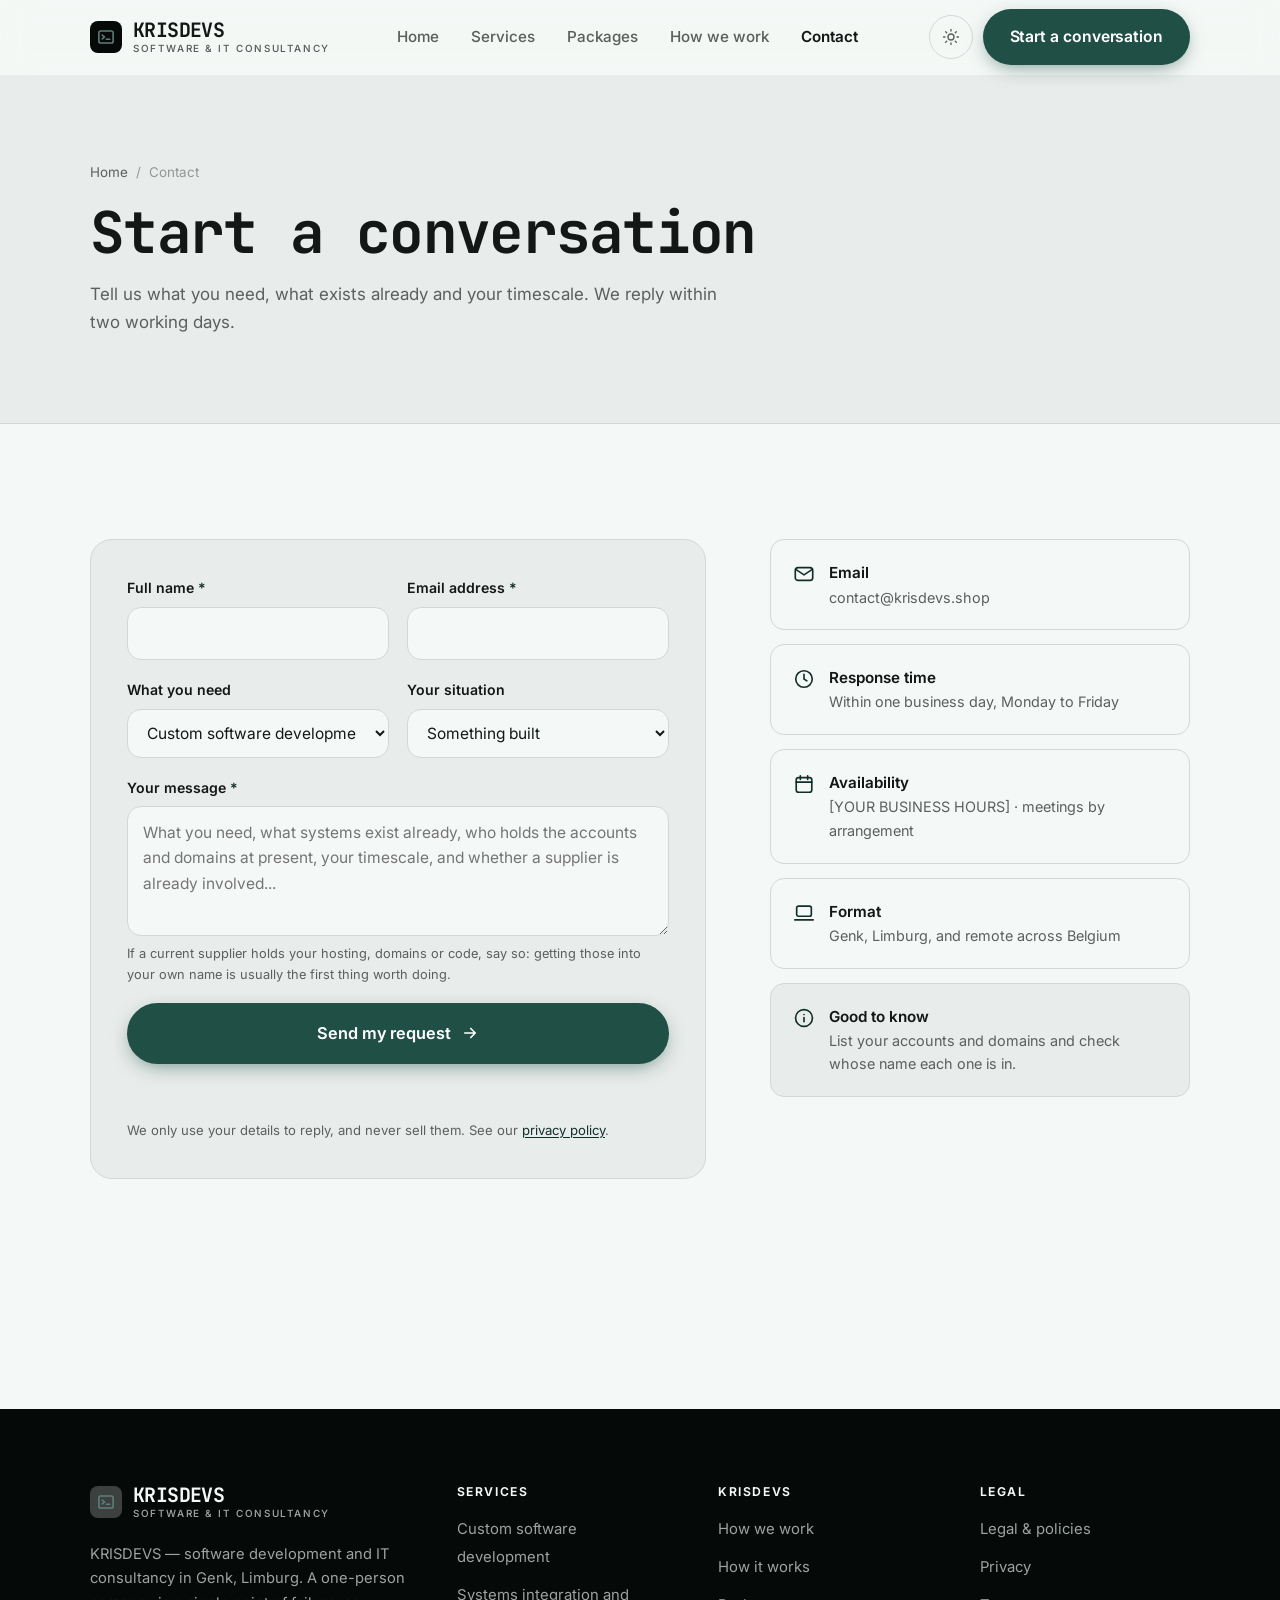
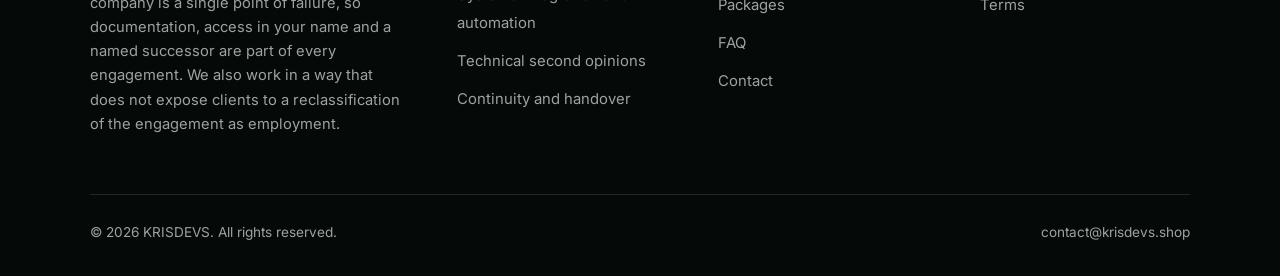
<file: contact.html>
<!DOCTYPE html>
<html lang="en" class="no-js">
<head>
<meta charset="utf-8">
<meta name="viewport" content="width=device-width, initial-scale=1">
<title>Contact — KRISDEVS</title>
<meta name="description" content="Contact KRISDEVS in Genk about a project, an integration or a technical review. We reply within two working days.">
<link rel="canonical" href="https://krisdevs.shop/contact.html">

<meta property="og:type" content="website">
<meta property="og:url" content="https://krisdevs.shop/contact.html">
<meta property="og:site_name" content="KRISDEVS">
<meta property="og:locale" content="en_US">
<meta property="og:title" content="Contact — KRISDEVS">
<meta property="og:description" content="Contact KRISDEVS in Genk about a project, an integration or a technical review. We reply within two working days.">
<meta name="theme-color" content="#050a09">

<link rel="icon" href="assets/img/favicon.svg" type="image/svg+xml">
<link rel="preconnect" href="https://fonts.googleapis.com">
<link rel="preconnect" href="https://fonts.gstatic.com" crossorigin>
<link rel="stylesheet" href="https://fonts.googleapis.com/css2?family=JetBrains+Mono:wght@400;500;700&family=Inter:wght@400..700&display=swap">
<link rel="stylesheet" href="assets/css/style.css">

<!-- Thème appliqué avant le premier rendu (évite le flash) -->
<script>
document.documentElement.classList.remove('no-js');
(function(){try{var t=localStorage.getItem('site-theme');if(t){document.documentElement.setAttribute('data-theme',t);}}catch(e){}})();
</script>
</head>

<body>
<a class="skip-link" href="#main">Skip to main content</a>

<header class="site-header">
  <nav class="wrap nav" aria-label="Main navigation">
    <a class="brand" href="index.html">
      <svg class="brand__mark" viewBox="0 0 64 64" aria-hidden="true">
        <rect class="bm-bg" width="64" height="64" rx="16"/>
        <g class="bm-ic" transform="translate(14 14) scale(1.5)" fill="none" stroke-width="2.1" stroke-linecap="round" stroke-linejoin="round"><rect x="2.5" y="4" width="19" height="16" rx="2.5"/><path d="M7 9.5l3 2.5-3 2.5M12.5 15H17"/></g>
      </svg>
      <span>KRISDEVS<span class="brand__sub">SOFTWARE &amp; IT CONSULTANCY</span></span>
    </a>

    <ul class="nav__links" id="nav-links">
      <li><a href="index.html">Home</a></li>
      <li><a href="programs.html">Services</a></li>
      <li><a href="index.html#pricing">Packages</a></li>
      <li><a href="about.html">How we work</a></li>
      <li><a href="contact.html" aria-current="page">Contact</a></li>
      <li><a class="btn btn--primary" href="contact.html">Start a conversation</a></li>
    </ul>

    <div class="nav__cta">
      <button class="theme-toggle" type="button" aria-label="Switch to dark theme">
        <svg class="icon-sun" viewBox="0 0 24 24" fill="none" stroke="currentColor" stroke-width="1.8" stroke-linecap="round" aria-hidden="true"><circle cx="12" cy="12" r="4"/><path d="M12 2v2m0 16v2M2 12h2m16 0h2M4.9 4.9l1.4 1.4m11.4 11.4 1.4 1.4M19.1 4.9l-1.4 1.4M6.3 17.7l-1.4 1.4"/></svg>
        <svg class="icon-moon" viewBox="0 0 24 24" fill="none" stroke="currentColor" stroke-width="1.8" stroke-linecap="round" stroke-linejoin="round" aria-hidden="true"><path d="M21 12.8A9 9 0 1 1 11.2 3a7 7 0 0 0 9.8 9.8z"/></svg>
      </button>
      <a class="btn btn--primary" href="contact.html">Start a conversation</a>
      <button class="nav__toggle" type="button" aria-expanded="false" aria-controls="nav-links" aria-label="Open menu">
        <svg class="icon-open" viewBox="0 0 24 24" fill="none" stroke="currentColor" stroke-width="2" stroke-linecap="round" aria-hidden="true"><path d="M3 6h18M3 12h18M3 18h18"/></svg>
        <svg class="icon-close" viewBox="0 0 24 24" fill="none" stroke="currentColor" stroke-width="2" stroke-linecap="round" aria-hidden="true"><path d="M6 6l12 12M18 6L6 18"/></svg>
      </button>
    </div>
  </nav>
</header>

<main id="main">

<section class="page-head">
  <div class="wrap">
    <nav class="breadcrumb" aria-label="Breadcrumb">
      <a href="index.html">Home</a><span>/</span><span aria-current="page">Contact</span>
    </nav>
    <h1>Start a conversation</h1>
    <p>Tell us what you need, what exists already and your timescale. We reply within two working days.</p>
  </div>
</section>

<section class="section wrap">
  <div class="form-layout">

    <!--
      FORM: the action attribute holds a placeholder id. Create a free form at
      https://formspree.io and replace VOTRE_ID_FORMSPREE. Until then, the button
      opens the visitor's email app with a pre-filled message to contact@krisdevs.shop.
    -->
    <form class="form" id="contact-form" action="https://formspree.io/f/VOTRE_ID_FORMSPREE" method="POST"
          data-email="contact@krisdevs.shop" data-subject="Project enquiry"
          data-msg-mail="Your email app will open with the message ready to send." data-msg-sending="Sending…"
          data-msg-ok="Thanks! Your message is on its way. We reply within one business day." data-msg-err="Sending failed. Please email us directly at">
      <div class="form__row">
        <div class="field">
          <label for="nom">Full name <span class="req" aria-hidden="true">*</span></label>
          <input type="text" id="nom" name="nom" autocomplete="name" required>
        </div>
        <div class="field">
          <label for="email">Email address <span class="req" aria-hidden="true">*</span></label>
          <input type="email" id="email" name="email" autocomplete="email" required>
        </div>
      </div>

      <div class="form__row">
        <div class="field">
          <label for="programme">What you need</label>
          <select id="programme" name="programme">
            <option>Custom software development</option>
            <option>Systems integration and automation</option>
            <option>Technical second opinions</option>
            <option>Continuity and handover</option>
            <option>Not sure yet</option>
          </select>
        </div>
        <div class="field">
          <label for="niveau">Your situation</label>
          <select id="niveau" name="niveau">
            <option>Something built</option>
            <option>Systems connected</option>
            <option>A second opinion</option>
            <option>A handover or continuity plan</option>
          </select>
        </div>
      </div>

      <div class="field">
        <label for="message">Your message <span class="req" aria-hidden="true">*</span></label>
        <textarea id="message" name="message" required placeholder="What you need, what systems exist already, who holds the accounts and domains at present, your timescale, and whether a supplier is already involved..."></textarea>
        <span class="field__hint">If a current supplier holds your hosting, domains or code, say so: getting those into your own name is usually the first thing worth doing.</span>
      </div>

      <!-- Bot trap: hidden from humans -->
      <div class="visually-hidden" aria-hidden="true">
        <label for="site-web">Leave this field empty</label>
        <input type="text" id="site-web" name="_gotcha" tabindex="-1" autocomplete="off">
      </div>

      <button class="btn btn--primary btn--lg" type="submit">Send my request <svg viewBox="0 0 24 24" fill="none" stroke="currentColor" stroke-width="2.2" stroke-linecap="round" stroke-linejoin="round" aria-hidden="true"><path d="M5 12h14M13 6l6 6-6 6"/></svg></button>

      <p id="form-status" class="form__status" role="status" aria-live="polite"></p>

      <p class="form__note">
        We only use your details to reply, and never sell them. See our <a href="legal.html#privacy">privacy policy</a>.
      </p>
    </form>

    <aside class="contact-aside">
      <div class="contact-card">
        <svg viewBox="0 0 24 24" fill="none" stroke="currentColor" stroke-width="1.8" stroke-linecap="round" stroke-linejoin="round" aria-hidden="true"><rect x="2.5" y="5" width="19" height="14" rx="3"/><path d="M3 7l9 6 9-6"/></svg>
        <div><b>Email</b><a href="mailto:contact@krisdevs.shop">contact@krisdevs.shop</a></div>
      </div>
      <div class="contact-card">
        <svg viewBox="0 0 24 24" fill="none" stroke="currentColor" stroke-width="1.8" stroke-linecap="round" stroke-linejoin="round" aria-hidden="true"><circle cx="12" cy="12" r="9"/><path d="M12 7v5l3.2 2"/></svg>
        <div><b>Response time</b><span>Within one business day, Monday to Friday</span></div>
      </div>
      <div class="contact-card">
        <svg viewBox="0 0 24 24" fill="none" stroke="currentColor" stroke-width="1.8" stroke-linecap="round" stroke-linejoin="round" aria-hidden="true"><rect x="3.5" y="5" width="17" height="16" rx="2.5"/><path d="M8 3v4M16 3v4M3.5 10h17"/></svg>
        <div><b>Availability</b><span>[YOUR BUSINESS HOURS] · meetings by arrangement</span></div>
      </div>
      <div class="contact-card">
        <svg viewBox="0 0 24 24" fill="none" stroke="currentColor" stroke-width="1.8" stroke-linecap="round" stroke-linejoin="round" aria-hidden="true"><rect x="4" y="4.5" width="16" height="11" rx="2"/><path d="M2 19.5h20"/></svg>
        <div><b>Format</b><span>Genk, Limburg, and remote across Belgium</span></div>
      </div>
      <div class="contact-card contact-card--soft">
        <svg viewBox="0 0 24 24" fill="none" stroke="currentColor" stroke-width="1.8" stroke-linecap="round" stroke-linejoin="round" aria-hidden="true"><circle cx="12" cy="12" r="9.2"/><path d="M12 16v-4.5M12 8.2v.1"/></svg>
        <div><b>Good to know</b><span>List your accounts and domains and check whose name each one is in.</span></div>
      </div>
    </aside>

  </div>
</section>

</main>

<footer class="site-footer">
  <div class="wrap">
    <div class="footer__grid">
      <div class="footer__brand">
        <a class="brand" href="index.html">
          <svg class="brand__mark" viewBox="0 0 64 64" aria-hidden="true">
        <rect class="bm-bg" width="64" height="64" rx="16"/>
        <g class="bm-ic" transform="translate(14 14) scale(1.5)" fill="none" stroke-width="2.1" stroke-linecap="round" stroke-linejoin="round"><rect x="2.5" y="4" width="19" height="16" rx="2.5"/><path d="M7 9.5l3 2.5-3 2.5M12.5 15H17"/></g>
      </svg>
          <span>KRISDEVS<span class="brand__sub">SOFTWARE &amp; IT CONSULTANCY</span></span>
        </a>
        <p>KRISDEVS — software development and IT consultancy in Genk, Limburg. A one-person company is a single point of failure, so documentation, access in your name and a named successor are part of every engagement. We also work in a way that does not expose clients to a reclassification of the engagement as employment.</p>
      </div>

      <div class="footer__col">
        <h4>Services</h4>
        <ul>
          <li><a href="programs.html#development">Custom software development</a></li>
          <li><a href="programs.html#integration">Systems integration and automation</a></li>
          <li><a href="programs.html#secondopinion">Technical second opinions</a></li>
          <li><a href="programs.html#continuity">Continuity and handover</a></li>
        </ul>
      </div>

      <div class="footer__col">
        <h4>KRISDEVS</h4>
        <ul>
          <li><a href="about.html">How we work</a></li>
          <li><a href="index.html#how-it-works">How it works</a></li>
          <li><a href="index.html#pricing">Packages</a></li>
          <li><a href="index.html#faq">FAQ</a></li>
          <li><a href="contact.html">Contact</a></li>
        </ul>
      </div>

      <div class="footer__col">
        <h4>Legal</h4>
        <ul>
          <li><a href="legal.html">Legal &amp; policies</a></li>
          <li><a href="legal.html#privacy">Privacy</a></li>
          <li><a href="legal.html#terms">Terms</a></li>
        </ul>
      </div>
    </div>

    <div class="footer__bottom">
      <p>© <span data-year>2026</span> KRISDEVS. All rights reserved.</p>
      <p><a href="mailto:contact@krisdevs.shop">contact@krisdevs.shop</a></p>
    </div>
  </div>
</footer>

<script src="assets/js/main.js" defer></script>
</body>
</html>
</file>
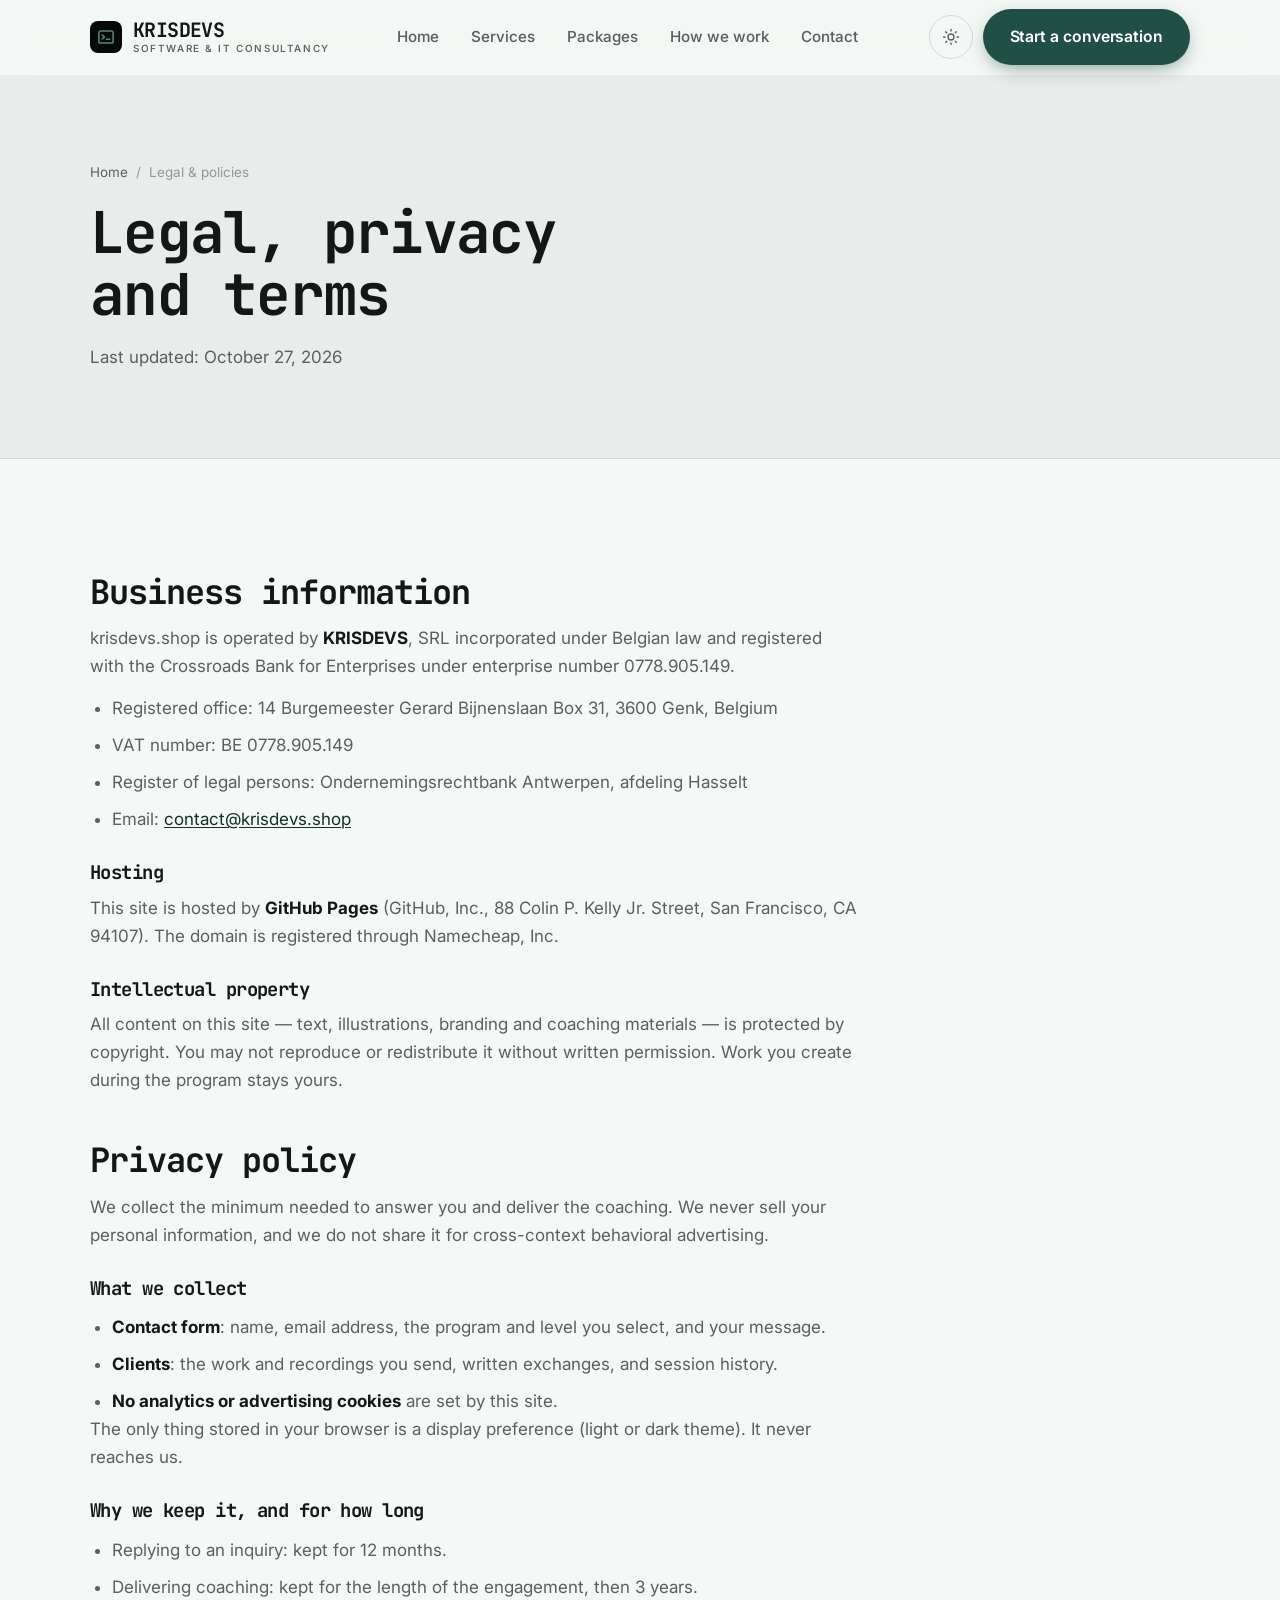
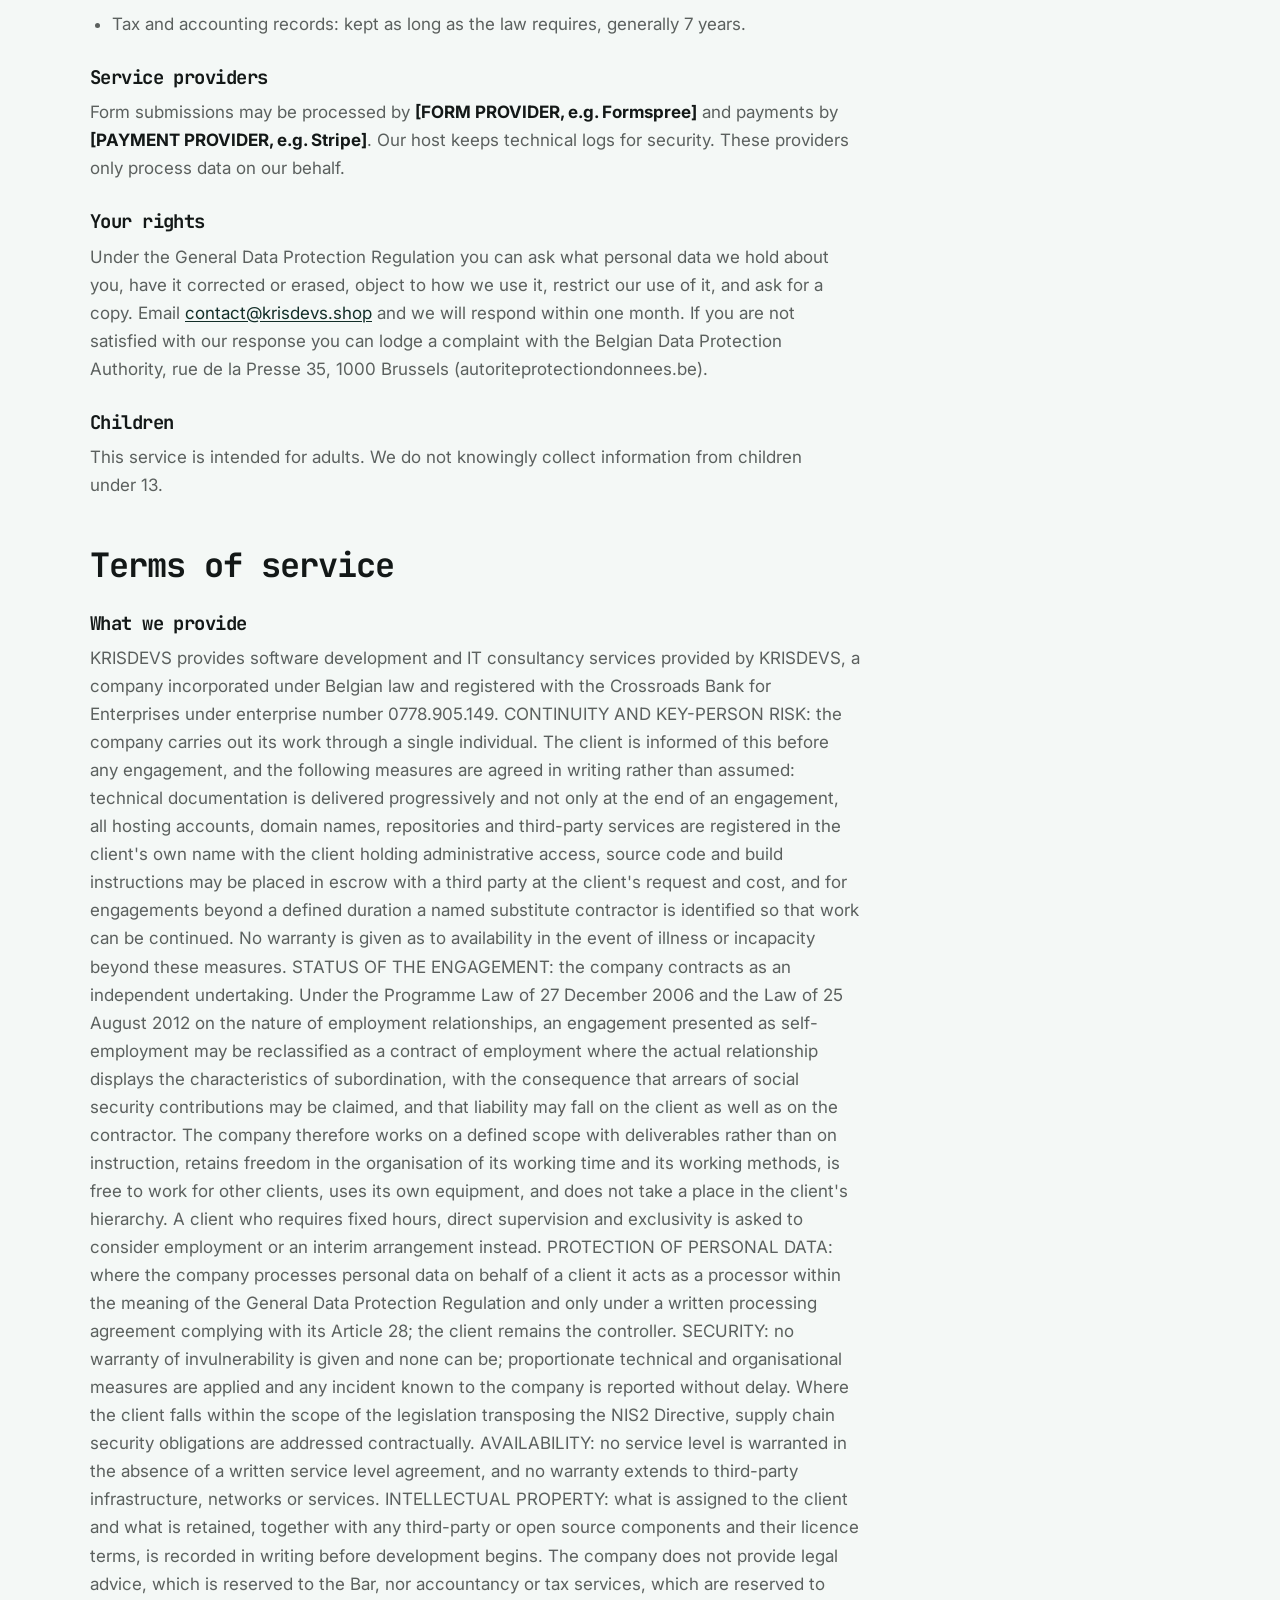
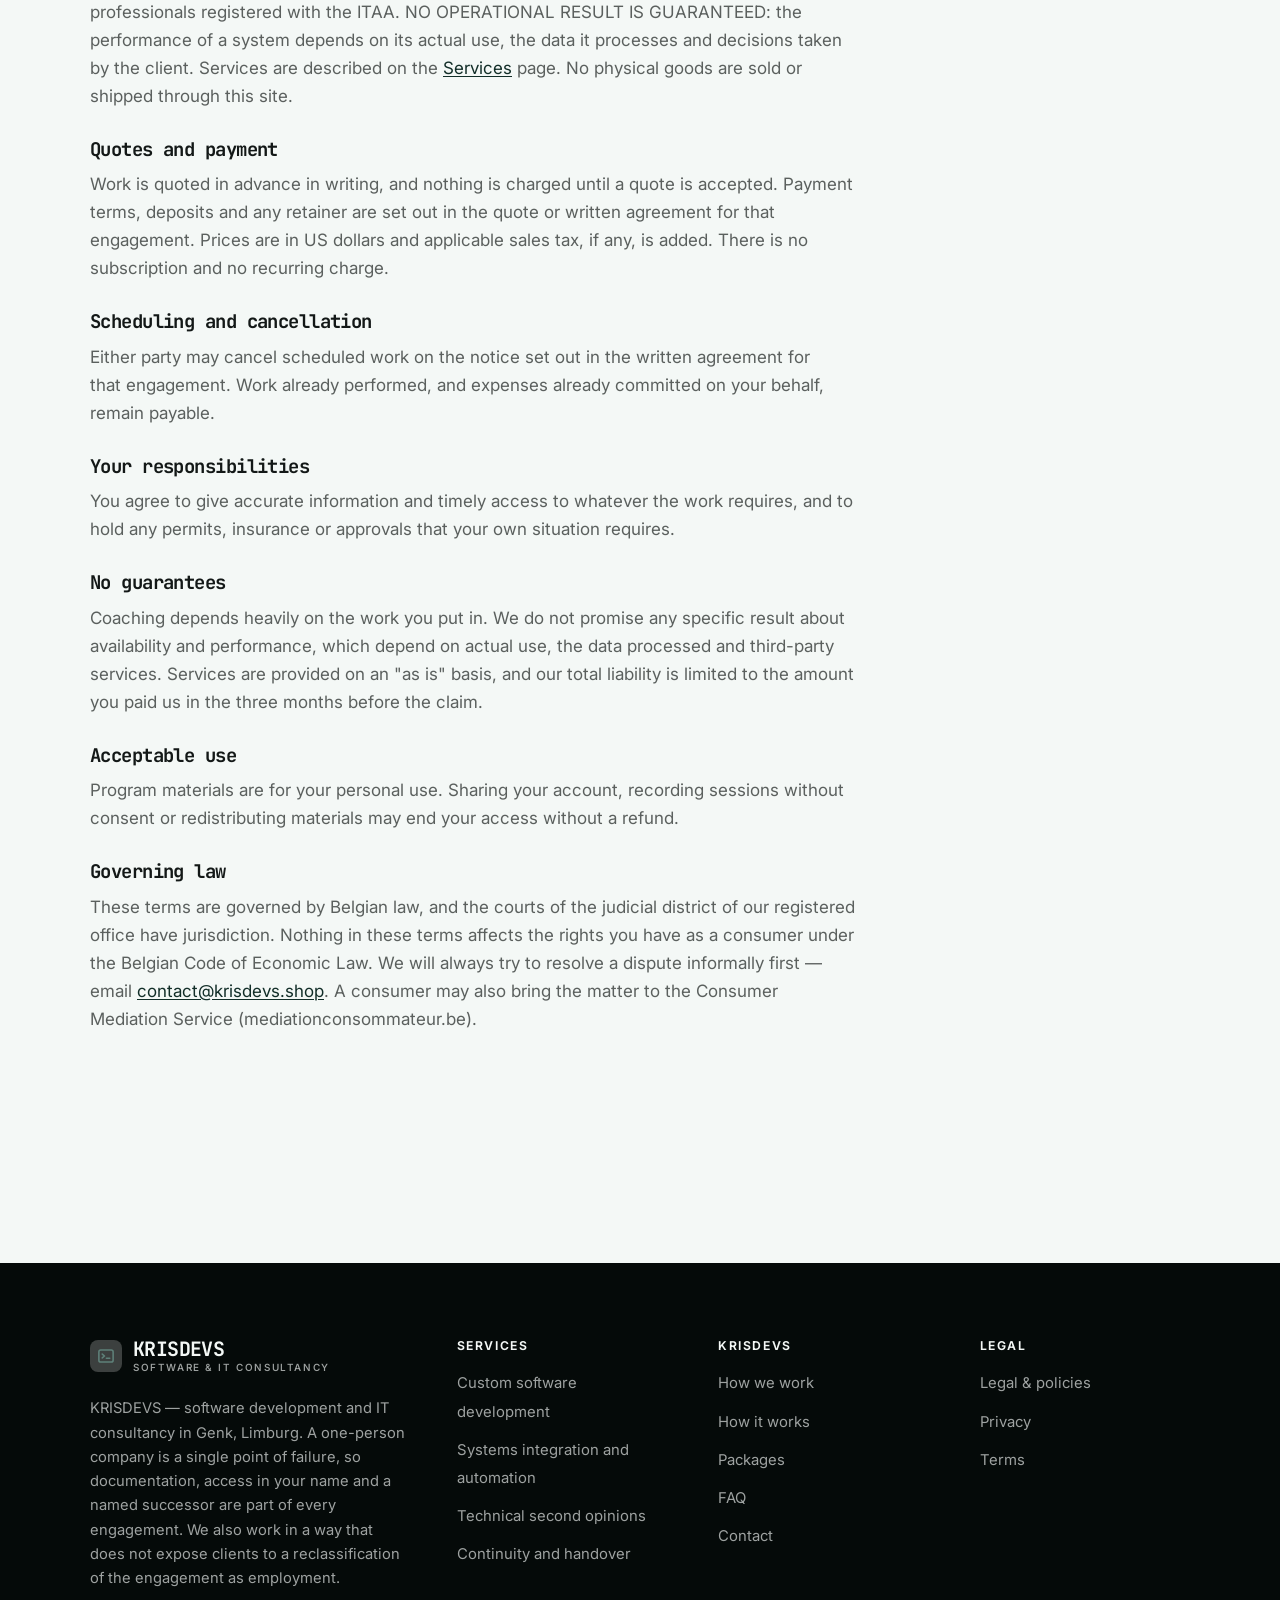
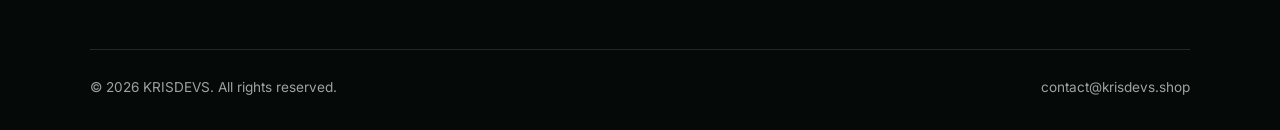
<file: legal.html>
<!DOCTYPE html>
<html lang="en" class="no-js">
<head>
<meta charset="utf-8">
<meta name="viewport" content="width=device-width, initial-scale=1">
<title>Legal, privacy and terms — KRISDEVS</title>
<meta name="description" content="Business information, privacy policy and terms of service for KRISDEVS.">
<meta name="robots" content="noindex">

<meta property="og:type" content="website">
<meta property="og:url" content="https://krisdevs.shop/legal.html">
<meta property="og:site_name" content="KRISDEVS">
<meta property="og:locale" content="en_US">
<meta property="og:title" content="Legal, privacy and terms — KRISDEVS">
<meta property="og:description" content="Business information, privacy policy and terms of service for KRISDEVS.">
<meta name="theme-color" content="#050a09">

<link rel="icon" href="assets/img/favicon.svg" type="image/svg+xml">
<link rel="preconnect" href="https://fonts.googleapis.com">
<link rel="preconnect" href="https://fonts.gstatic.com" crossorigin>
<link rel="stylesheet" href="https://fonts.googleapis.com/css2?family=JetBrains+Mono:wght@400;500;700&family=Inter:wght@400..700&display=swap">
<link rel="stylesheet" href="assets/css/style.css">

<!-- Thème appliqué avant le premier rendu (évite le flash) -->
<script>
document.documentElement.classList.remove('no-js');
(function(){try{var t=localStorage.getItem('site-theme');if(t){document.documentElement.setAttribute('data-theme',t);}}catch(e){}})();
</script>
</head>

<body>
<a class="skip-link" href="#main">Skip to main content</a>

<header class="site-header">
  <nav class="wrap nav" aria-label="Main navigation">
    <a class="brand" href="index.html">
      <svg class="brand__mark" viewBox="0 0 64 64" aria-hidden="true">
        <rect class="bm-bg" width="64" height="64" rx="16"/>
        <g class="bm-ic" transform="translate(14 14) scale(1.5)" fill="none" stroke-width="2.1" stroke-linecap="round" stroke-linejoin="round"><rect x="2.5" y="4" width="19" height="16" rx="2.5"/><path d="M7 9.5l3 2.5-3 2.5M12.5 15H17"/></g>
      </svg>
      <span>KRISDEVS<span class="brand__sub">SOFTWARE &amp; IT CONSULTANCY</span></span>
    </a>

    <ul class="nav__links" id="nav-links">
      <li><a href="index.html">Home</a></li>
      <li><a href="programs.html">Services</a></li>
      <li><a href="index.html#pricing">Packages</a></li>
      <li><a href="about.html">How we work</a></li>
      <li><a href="contact.html">Contact</a></li>
      <li><a class="btn btn--primary" href="contact.html">Start a conversation</a></li>
    </ul>

    <div class="nav__cta">
      <button class="theme-toggle" type="button" aria-label="Switch to dark theme">
        <svg class="icon-sun" viewBox="0 0 24 24" fill="none" stroke="currentColor" stroke-width="1.8" stroke-linecap="round" aria-hidden="true"><circle cx="12" cy="12" r="4"/><path d="M12 2v2m0 16v2M2 12h2m16 0h2M4.9 4.9l1.4 1.4m11.4 11.4 1.4 1.4M19.1 4.9l-1.4 1.4M6.3 17.7l-1.4 1.4"/></svg>
        <svg class="icon-moon" viewBox="0 0 24 24" fill="none" stroke="currentColor" stroke-width="1.8" stroke-linecap="round" stroke-linejoin="round" aria-hidden="true"><path d="M21 12.8A9 9 0 1 1 11.2 3a7 7 0 0 0 9.8 9.8z"/></svg>
      </button>
      <a class="btn btn--primary" href="contact.html">Start a conversation</a>
      <button class="nav__toggle" type="button" aria-expanded="false" aria-controls="nav-links" aria-label="Open menu">
        <svg class="icon-open" viewBox="0 0 24 24" fill="none" stroke="currentColor" stroke-width="2" stroke-linecap="round" aria-hidden="true"><path d="M3 6h18M3 12h18M3 18h18"/></svg>
        <svg class="icon-close" viewBox="0 0 24 24" fill="none" stroke="currentColor" stroke-width="2" stroke-linecap="round" aria-hidden="true"><path d="M6 6l12 12M18 6L6 18"/></svg>
      </button>
    </div>
  </nav>
</header>

<main id="main">

<section class="page-head">
  <div class="wrap">
    <nav class="breadcrumb" aria-label="Breadcrumb">
      <a href="index.html">Home</a><span>/</span><span aria-current="page">Legal &amp; policies</span>
    </nav>
    <h1>Legal, privacy and terms</h1>
    <p>Last updated: <time datetime="2026-10-27">October 27, 2026</time></p>
  </div>
</section>

<section class="section wrap">
  <div class="prose">

    <!--
      TO DO: this is a skeleton, not legal advice. Replace every [BRACKET] with
      your real details before selling, and have a lawyer review it if you can.
      Consumer protection rules differ by state.
    -->

    <h2 id="business">Business information</h2>
    <p>
      krisdevs.shop is operated by <strong>KRISDEVS</strong>,
      SRL incorporated under Belgian law and registered with the
      Crossroads Bank for Enterprises under enterprise number 0778.905.149.
    </p>
    <ul>
      <li>Registered office: 14 Burgemeester Gerard Bijnenslaan Box 31, 3600 Genk, Belgium</li>
      <li>VAT number: BE 0778.905.149</li>
      <li>Register of legal persons: Ondernemingsrechtbank Antwerpen, afdeling Hasselt</li>
      <li>Email: <a href="mailto:contact@krisdevs.shop">contact@krisdevs.shop</a></li>
    </ul>

    <h3>Hosting</h3>
    <p>
      This site is hosted by <strong>GitHub Pages</strong> (GitHub, Inc., 88 Colin P. Kelly Jr. Street,
      San Francisco, CA 94107). The domain is registered through Namecheap, Inc.
    </p>

    <h3>Intellectual property</h3>
    <p>
      All content on this site — text, illustrations, branding and coaching materials — is protected by
      copyright. You may not reproduce or redistribute it without written permission. Work you create during
      the program stays yours.
    </p>

    <h2 id="privacy">Privacy policy</h2>
    <p>
      We collect the minimum needed to answer you and deliver the coaching. We never sell your personal
      information, and we do not share it for cross-context behavioral advertising.
    </p>
    <h3>What we collect</h3>
    <ul>
      <li><strong>Contact form</strong>: name, email address, the program and level you select, and your message.</li>
      <li><strong>Clients</strong>: the work and recordings you send, written exchanges, and session history.</li>
      <li><strong>No analytics or advertising cookies</strong> are set by this site.</li>
    </ul>
    <p>
      The only thing stored in your browser is a display preference (light or dark theme). It never reaches us.
    </p>
    <h3>Why we keep it, and for how long</h3>
    <ul>
      <li>Replying to an inquiry: kept for 12 months.</li>
      <li>Delivering coaching: kept for the length of the engagement, then 3 years.</li>
      <li>Tax and accounting records: kept as long as the law requires, generally 7 years.</li>
    </ul>
    <h3>Service providers</h3>
    <p>
      Form submissions may be processed by <strong>[FORM PROVIDER, e.g. Formspree]</strong> and payments by
      <strong>[PAYMENT PROVIDER, e.g. Stripe]</strong>. Our host keeps technical logs for security. These
      providers only process data on our behalf.
    </p>
    <h3>Your rights</h3>
    <p>
      Under the General Data Protection Regulation you can ask what personal data we hold about you,
      have it corrected or erased, object to how we use it, restrict our use of it, and ask for a copy.
      Email <a href="mailto:contact@krisdevs.shop">contact@krisdevs.shop</a> and we will respond within one month. If you are not
      satisfied with our response you can lodge a complaint with the Belgian Data Protection Authority,
      rue de la Presse 35, 1000 Brussels (autoriteprotectiondonnees.be).
    </p>
    <h3>Children</h3>
    <p>
      This service is intended for adults. We do not knowingly collect information from children under 13.
    </p>

    <h2 id="terms">Terms of service</h2>
    <h3>What we provide</h3>
    <p>
      KRISDEVS provides software development and IT consultancy services provided by KRISDEVS, a company incorporated under Belgian law and registered with the Crossroads Bank for Enterprises under enterprise number 0778.905.149. CONTINUITY AND KEY-PERSON RISK: the company carries out its work through a single individual. The client is informed of this before any engagement, and the following measures are agreed in writing rather than assumed: technical documentation is delivered progressively and not only at the end of an engagement, all hosting accounts, domain names, repositories and third-party services are registered in the client's own name with the client holding administrative access, source code and build instructions may be placed in escrow with a third party at the client's request and cost, and for engagements beyond a defined duration a named substitute contractor is identified so that work can be continued. No warranty is given as to availability in the event of illness or incapacity beyond these measures. STATUS OF THE ENGAGEMENT: the company contracts as an independent undertaking. Under the Programme Law of 27 December 2006 and the Law of 25 August 2012 on the nature of employment relationships, an engagement presented as self-employment may be reclassified as a contract of employment where the actual relationship displays the characteristics of subordination, with the consequence that arrears of social security contributions may be claimed, and that liability may fall on the client as well as on the contractor. The company therefore works on a defined scope with deliverables rather than on instruction, retains freedom in the organisation of its working time and its working methods, is free to work for other clients, uses its own equipment, and does not take a place in the client's hierarchy. A client who requires fixed hours, direct supervision and exclusivity is asked to consider employment or an interim arrangement instead. PROTECTION OF PERSONAL DATA: where the company processes personal data on behalf of a client it acts as a processor within the meaning of the General Data Protection Regulation and only under a written processing agreement complying with its Article 28; the client remains the controller. SECURITY: no warranty of invulnerability is given and none can be; proportionate technical and organisational measures are applied and any incident known to the company is reported without delay. Where the client falls within the scope of the legislation transposing the NIS2 Directive, supply chain security obligations are addressed contractually. AVAILABILITY: no service level is warranted in the absence of a written service level agreement, and no warranty extends to third-party infrastructure, networks or services. INTELLECTUAL PROPERTY: what is assigned to the client and what is retained, together with any third-party or open source components and their licence terms, is recorded in writing before development begins. The company does not provide legal advice, which is reserved to the Bar, nor accountancy or tax services, which are reserved to professionals registered with the ITAA. NO OPERATIONAL RESULT IS GUARANTEED: the performance of a system depends on its actual use, the data it processes and decisions taken by the client. Services are described on the
      <a href="programs.html">Services</a> page. No physical goods are sold or shipped through this site.
    </p>
    <h3>Quotes and payment</h3>
    <p>
      Work is quoted in advance in writing, and nothing is charged until a quote is accepted. Payment terms,
      deposits and any retainer are set out in the quote or written agreement for that engagement. Prices are in
      US dollars and applicable sales tax, if any, is added. There is no subscription and no recurring charge.
    </p>
    <h3>Scheduling and cancellation</h3>
    <p>
      Either party may cancel scheduled work on the notice set out in the written agreement for that engagement.
      Work already performed, and expenses already committed on your behalf, remain payable.
    </p>
    <h3>Your responsibilities</h3>
    <p>
      You agree to give accurate information and timely access to whatever the work requires, and to hold any
      permits, insurance or approvals that your own situation requires.
    </p>

    <h3>No guarantees</h3>
    <p>
      Coaching depends heavily on the work you put in. We do not promise any specific result
      about availability and performance, which depend on actual use, the data processed and third-party services. Services are provided on an "as is" basis, and our total
      liability is limited to the amount you paid us in the three months before the claim.
    </p>
    <h3>Acceptable use</h3>
    <p>
      Program materials are for your personal use. Sharing your account, recording sessions without consent
      or redistributing materials may end your access without a refund.
    </p>
    <h3>Governing law</h3>
    <p>
      These terms are governed by Belgian law, and the courts of the judicial district of our
      registered office have jurisdiction. Nothing in these terms affects the rights you have as a
      consumer under the Belgian Code of Economic Law. We will always try to resolve a dispute
      informally first — email <a href="mailto:contact@krisdevs.shop">contact@krisdevs.shop</a>. A consumer may also bring the
      matter to the Consumer Mediation Service (mediationconsommateur.be).
    </p>

  </div>
</section>

</main>

<footer class="site-footer">
  <div class="wrap">
    <div class="footer__grid">
      <div class="footer__brand">
        <a class="brand" href="index.html">
          <svg class="brand__mark" viewBox="0 0 64 64" aria-hidden="true">
        <rect class="bm-bg" width="64" height="64" rx="16"/>
        <g class="bm-ic" transform="translate(14 14) scale(1.5)" fill="none" stroke-width="2.1" stroke-linecap="round" stroke-linejoin="round"><rect x="2.5" y="4" width="19" height="16" rx="2.5"/><path d="M7 9.5l3 2.5-3 2.5M12.5 15H17"/></g>
      </svg>
          <span>KRISDEVS<span class="brand__sub">SOFTWARE &amp; IT CONSULTANCY</span></span>
        </a>
        <p>KRISDEVS — software development and IT consultancy in Genk, Limburg. A one-person company is a single point of failure, so documentation, access in your name and a named successor are part of every engagement. We also work in a way that does not expose clients to a reclassification of the engagement as employment.</p>
      </div>

      <div class="footer__col">
        <h4>Services</h4>
        <ul>
          <li><a href="programs.html#development">Custom software development</a></li>
          <li><a href="programs.html#integration">Systems integration and automation</a></li>
          <li><a href="programs.html#secondopinion">Technical second opinions</a></li>
          <li><a href="programs.html#continuity">Continuity and handover</a></li>
        </ul>
      </div>

      <div class="footer__col">
        <h4>KRISDEVS</h4>
        <ul>
          <li><a href="about.html">How we work</a></li>
          <li><a href="index.html#how-it-works">How it works</a></li>
          <li><a href="index.html#pricing">Packages</a></li>
          <li><a href="index.html#faq">FAQ</a></li>
          <li><a href="contact.html">Contact</a></li>
        </ul>
      </div>

      <div class="footer__col">
        <h4>Legal</h4>
        <ul>
          <li><a href="legal.html">Legal &amp; policies</a></li>
          <li><a href="legal.html#privacy">Privacy</a></li>
          <li><a href="legal.html#terms">Terms</a></li>
        </ul>
      </div>
    </div>

    <div class="footer__bottom">
      <p>© <span data-year>2026</span> KRISDEVS. All rights reserved.</p>
      <p><a href="mailto:contact@krisdevs.shop">contact@krisdevs.shop</a></p>
    </div>
  </div>
</footer>

<script src="assets/js/main.js" defer></script>
</body>
</html>
</file>
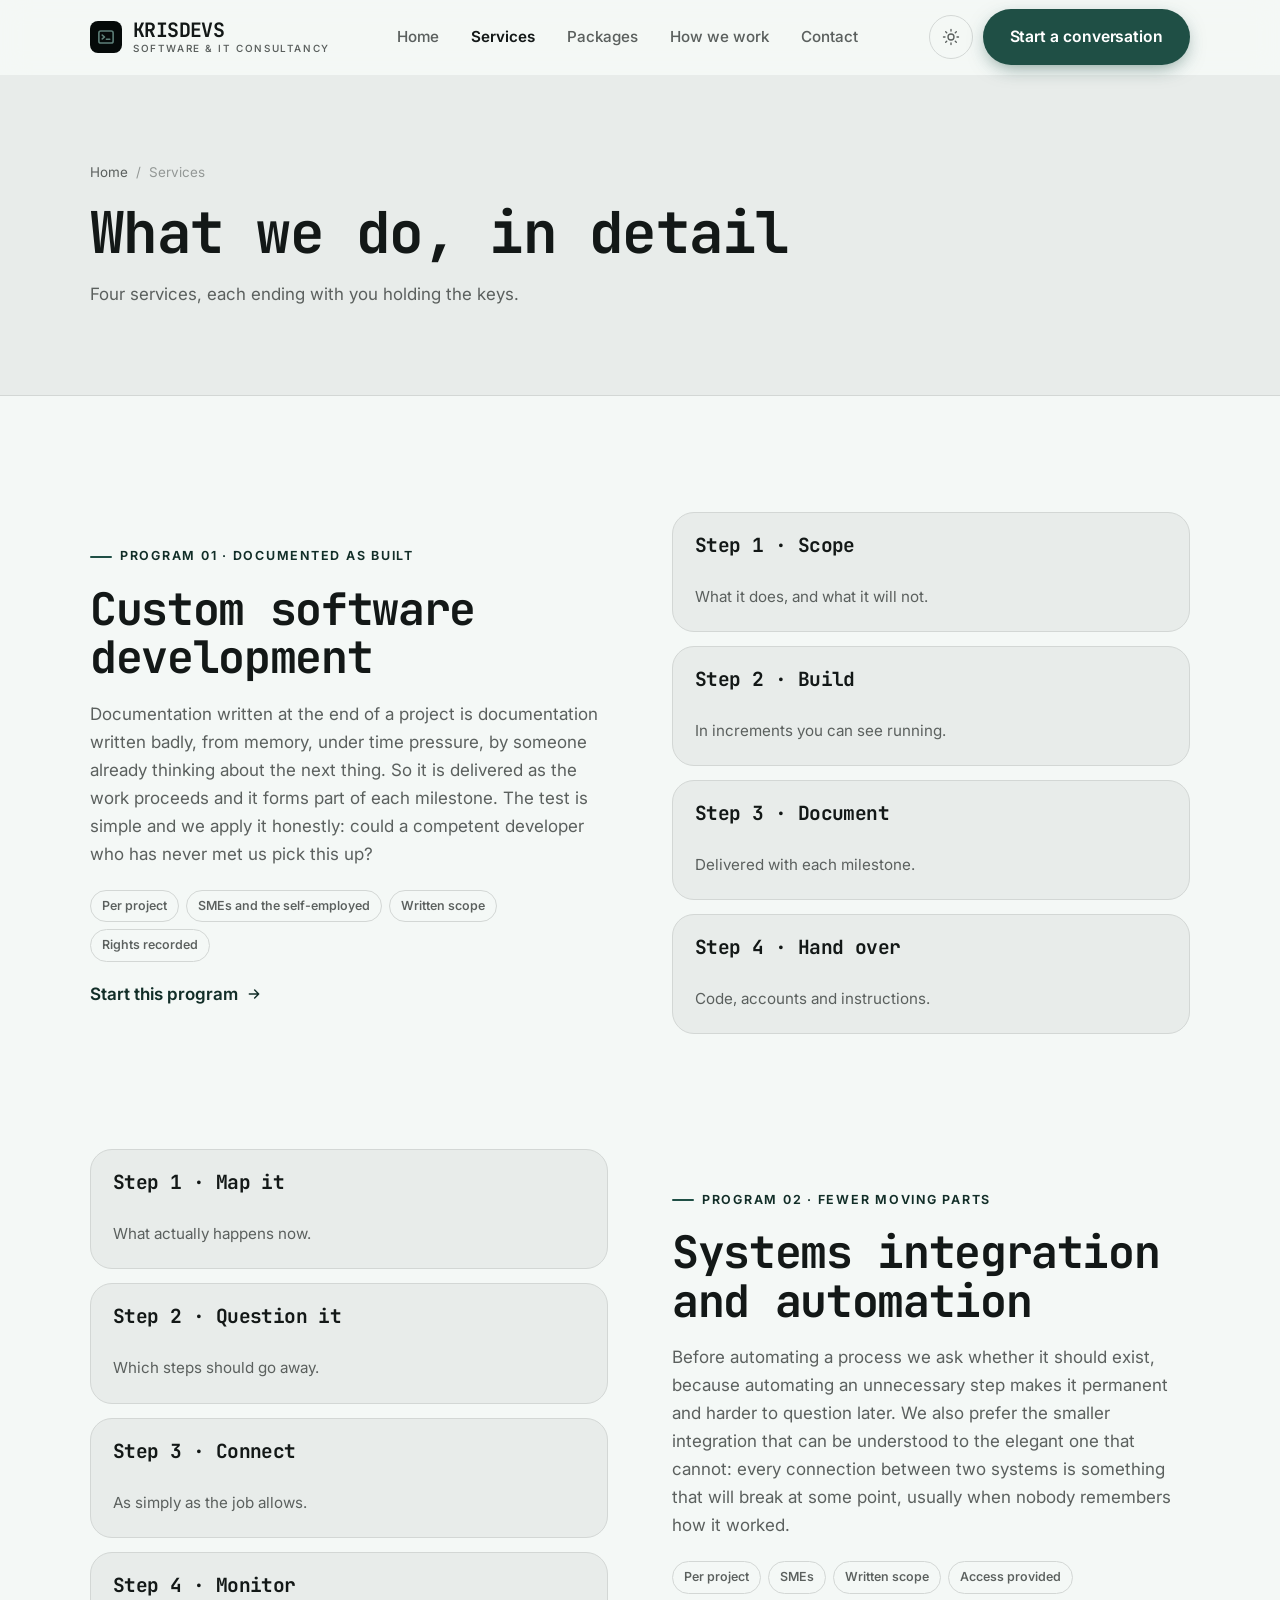
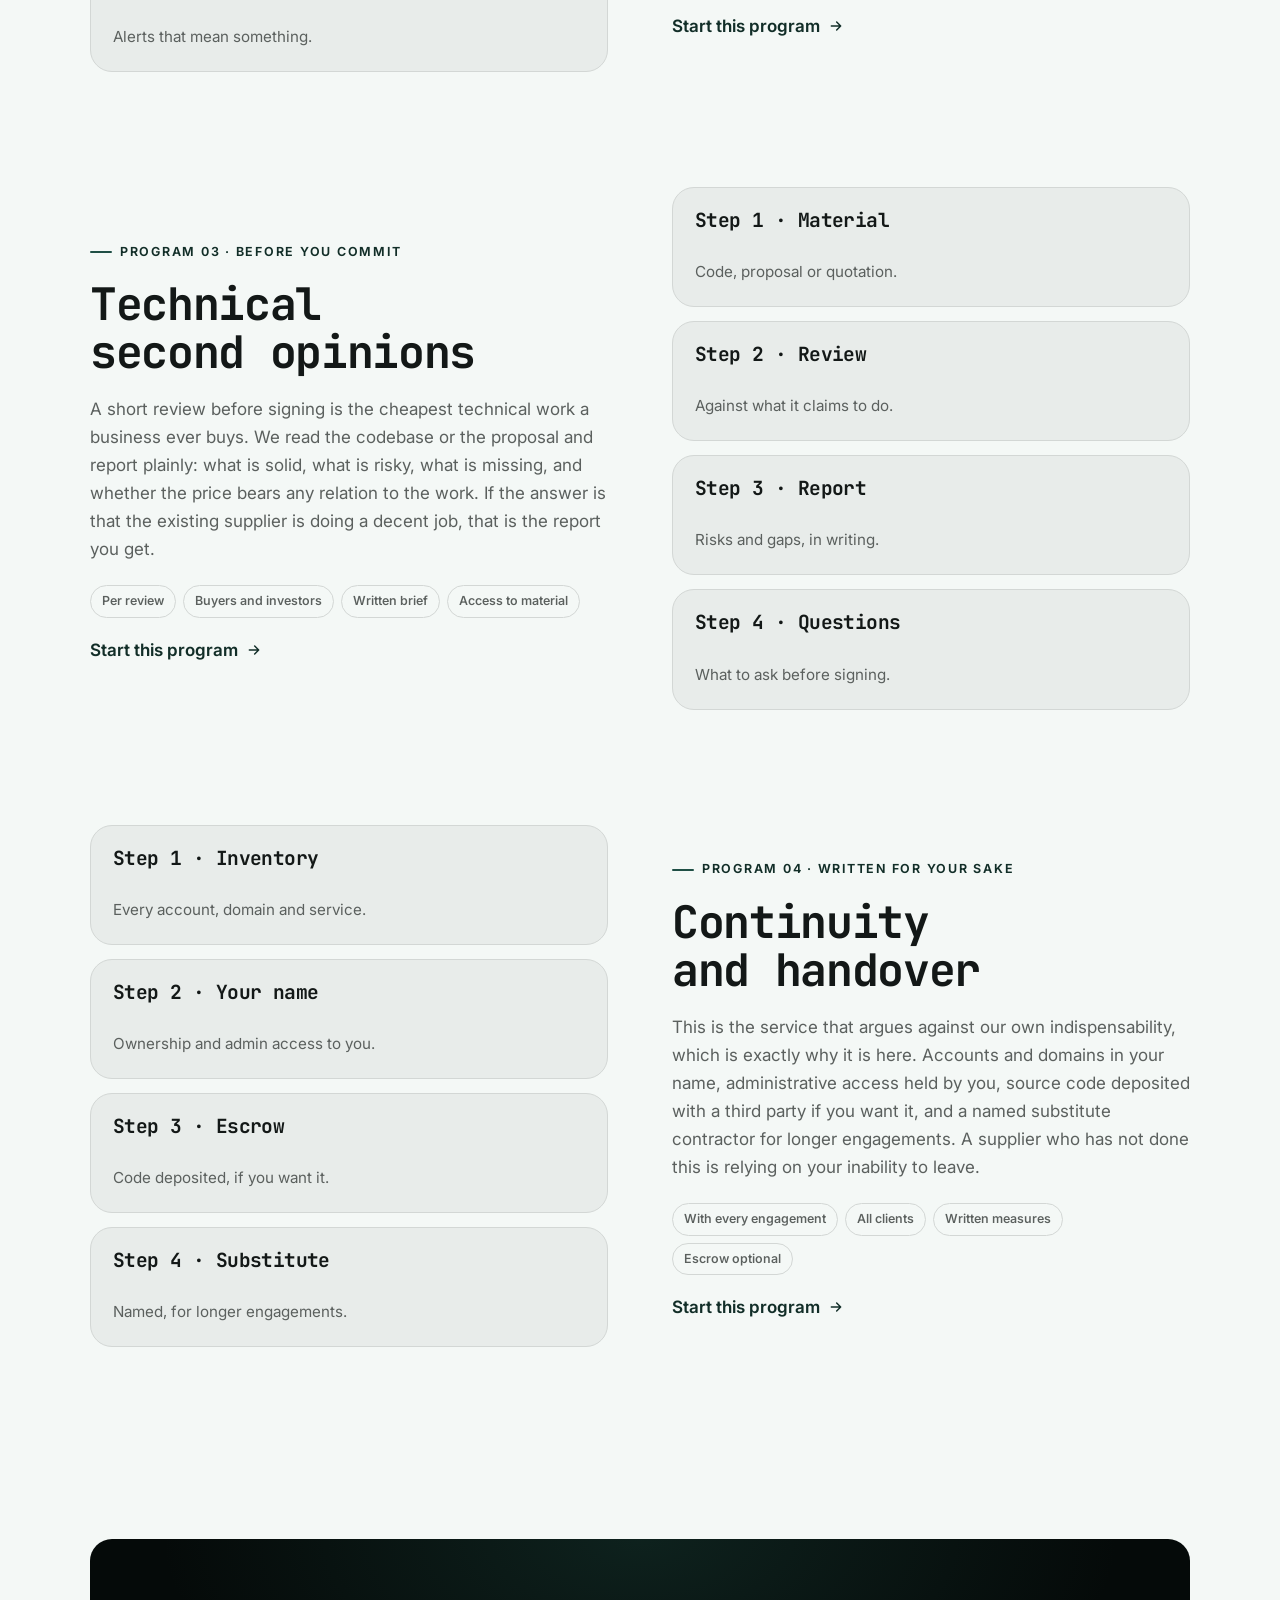
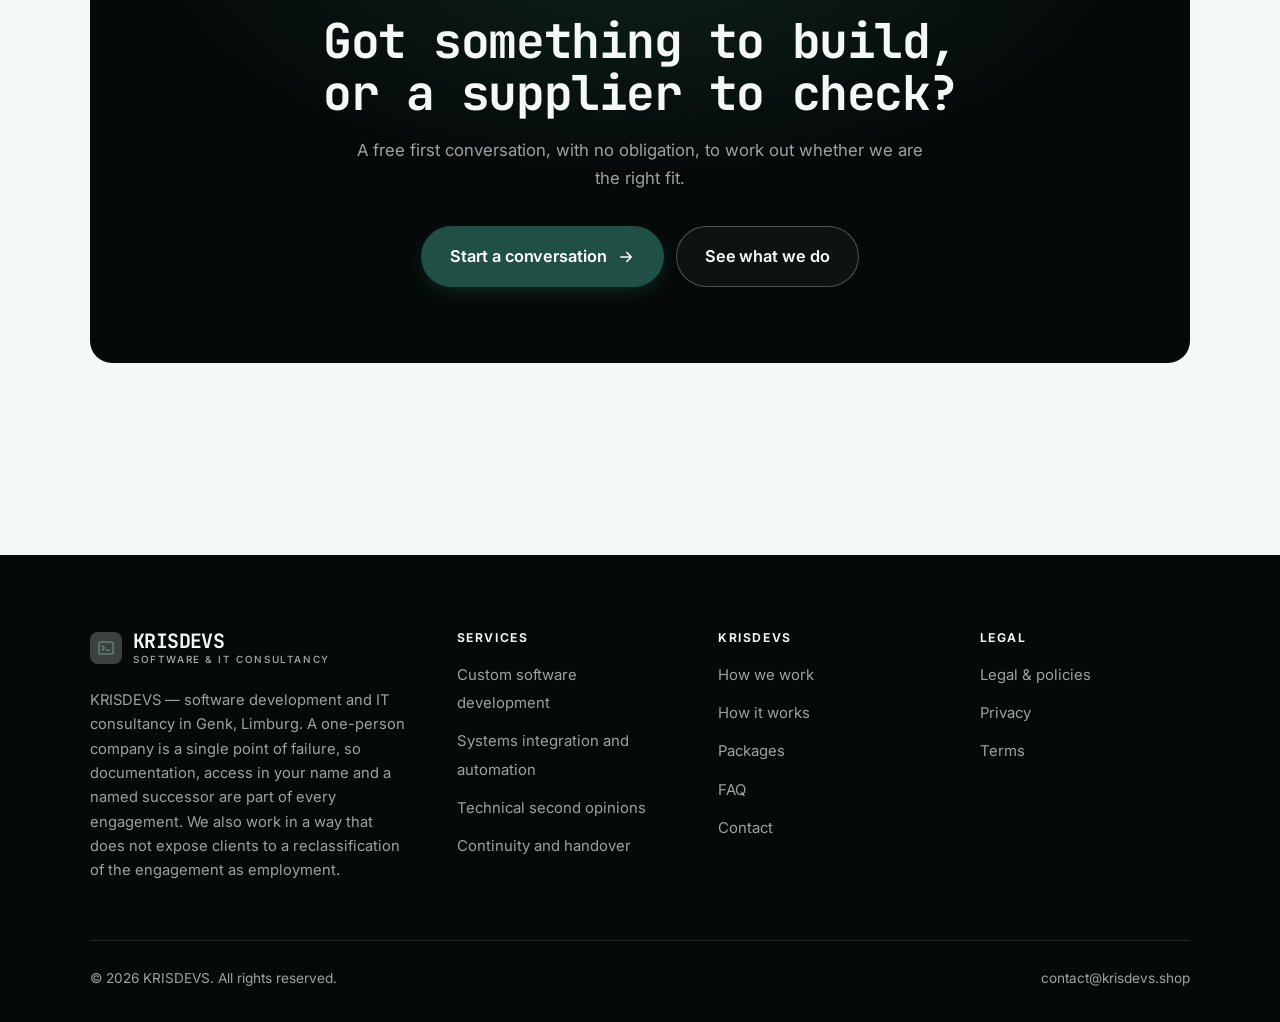
<file: programs.html>
<!DOCTYPE html>
<html lang="en" class="no-js">
<head>
<meta charset="utf-8">
<meta name="viewport" content="width=device-width, initial-scale=1">
<title>Services — KRISDEVS</title>
<meta name="description" content="What KRISDEVS does: custom software development, systems integration and automation, technical second opinions, and continuity and handover.">
<link rel="canonical" href="https://krisdevs.shop/programs.html">

<meta property="og:type" content="website">
<meta property="og:url" content="https://krisdevs.shop/programs.html">
<meta property="og:site_name" content="KRISDEVS">
<meta property="og:locale" content="en_US">
<meta property="og:title" content="Services — KRISDEVS">
<meta property="og:description" content="What KRISDEVS does: custom software development, systems integration and automation, technical second opinions, and continuity and handover.">
<meta name="theme-color" content="#050a09">

<link rel="icon" href="assets/img/favicon.svg" type="image/svg+xml">
<link rel="preconnect" href="https://fonts.googleapis.com">
<link rel="preconnect" href="https://fonts.gstatic.com" crossorigin>
<link rel="stylesheet" href="https://fonts.googleapis.com/css2?family=JetBrains+Mono:wght@400;500;700&family=Inter:wght@400..700&display=swap">
<link rel="stylesheet" href="assets/css/style.css">

<!-- Thème appliqué avant le premier rendu (évite le flash) -->
<script>
document.documentElement.classList.remove('no-js');
(function(){try{var t=localStorage.getItem('site-theme');if(t){document.documentElement.setAttribute('data-theme',t);}}catch(e){}})();
</script>
</head>

<body>
<a class="skip-link" href="#main">Skip to main content</a>

<header class="site-header">
  <nav class="wrap nav" aria-label="Main navigation">
    <a class="brand" href="index.html">
      <svg class="brand__mark" viewBox="0 0 64 64" aria-hidden="true">
        <rect class="bm-bg" width="64" height="64" rx="16"/>
        <g class="bm-ic" transform="translate(14 14) scale(1.5)" fill="none" stroke-width="2.1" stroke-linecap="round" stroke-linejoin="round"><rect x="2.5" y="4" width="19" height="16" rx="2.5"/><path d="M7 9.5l3 2.5-3 2.5M12.5 15H17"/></g>
      </svg>
      <span>KRISDEVS<span class="brand__sub">SOFTWARE &amp; IT CONSULTANCY</span></span>
    </a>

    <ul class="nav__links" id="nav-links">
      <li><a href="index.html">Home</a></li>
      <li><a href="programs.html" aria-current="page">Services</a></li>
      <li><a href="index.html#pricing">Packages</a></li>
      <li><a href="about.html">How we work</a></li>
      <li><a href="contact.html">Contact</a></li>
      <li><a class="btn btn--primary" href="contact.html">Start a conversation</a></li>
    </ul>

    <div class="nav__cta">
      <button class="theme-toggle" type="button" aria-label="Switch to dark theme">
        <svg class="icon-sun" viewBox="0 0 24 24" fill="none" stroke="currentColor" stroke-width="1.8" stroke-linecap="round" aria-hidden="true"><circle cx="12" cy="12" r="4"/><path d="M12 2v2m0 16v2M2 12h2m16 0h2M4.9 4.9l1.4 1.4m11.4 11.4 1.4 1.4M19.1 4.9l-1.4 1.4M6.3 17.7l-1.4 1.4"/></svg>
        <svg class="icon-moon" viewBox="0 0 24 24" fill="none" stroke="currentColor" stroke-width="1.8" stroke-linecap="round" stroke-linejoin="round" aria-hidden="true"><path d="M21 12.8A9 9 0 1 1 11.2 3a7 7 0 0 0 9.8 9.8z"/></svg>
      </button>
      <a class="btn btn--primary" href="contact.html">Start a conversation</a>
      <button class="nav__toggle" type="button" aria-expanded="false" aria-controls="nav-links" aria-label="Open menu">
        <svg class="icon-open" viewBox="0 0 24 24" fill="none" stroke="currentColor" stroke-width="2" stroke-linecap="round" aria-hidden="true"><path d="M3 6h18M3 12h18M3 18h18"/></svg>
        <svg class="icon-close" viewBox="0 0 24 24" fill="none" stroke="currentColor" stroke-width="2" stroke-linecap="round" aria-hidden="true"><path d="M6 6l12 12M18 6L6 18"/></svg>
      </button>
    </div>
  </nav>
</header>

<main id="main">

<section class="page-head">
  <div class="wrap">
    <nav class="breadcrumb" aria-label="Breadcrumb">
      <a href="index.html">Home</a><span>/</span><span aria-current="page">Services</span>
    </nav>
    <h1>What we do, in detail</h1>
    <p>Four services, each ending with you holding the keys.</p>
  </div>
</section>

<section class="section wrap" id="development">
  <div class="split reveal">
    <div>
      <span class="eyebrow">Program 01 · Documented as built</span>
      <h2>Custom software development</h2>
      <p>Documentation written at the end of a project is documentation written badly, from memory, under time pressure, by someone already thinking about the next thing. So it is delivered as the work proceeds and it forms part of each milestone. The test is simple and we apply it honestly: could a competent developer who has never met us pick this up?</p>
      <ul class="tags"><li>Per project</li><li>SMEs and the self-employed</li><li>Written scope</li><li>Rights recorded</li></ul>
      <p><a class="arrow-link" href="contact.html">Start this program <svg viewBox="0 0 24 24" fill="none" stroke="currentColor" stroke-width="2.2" stroke-linecap="round" stroke-linejoin="round" aria-hidden="true"><path d="M5 12h14M13 6l6 6-6 6"/></svg></a></p>
    </div>
    <div class="grid grid--2 grid--tight">
      <article class="card card--sm">
        <h3>Step 1 · Scope</h3>
        <p>What it does, and what it will not.</p>
      </article>
      <article class="card card--sm">
        <h3>Step 2 · Build</h3>
        <p>In increments you can see running.</p>
      </article>
      <article class="card card--sm">
        <h3>Step 3 · Document</h3>
        <p>Delivered with each milestone.</p>
      </article>
      <article class="card card--sm">
        <h3>Step 4 · Hand over</h3>
        <p>Code, accounts and instructions.</p>
      </article>
    </div>
  </div>
</section>

<section class="section section--flush wrap" id="integration">
  <div class="split reveal">
    <div class="grid grid--2 grid--tight">
      <article class="card card--sm">
        <h3>Step 1 · Map it</h3>
        <p>What actually happens now.</p>
      </article>
      <article class="card card--sm">
        <h3>Step 2 · Question it</h3>
        <p>Which steps should go away.</p>
      </article>
      <article class="card card--sm">
        <h3>Step 3 · Connect</h3>
        <p>As simply as the job allows.</p>
      </article>
      <article class="card card--sm">
        <h3>Step 4 · Monitor</h3>
        <p>Alerts that mean something.</p>
      </article>
    </div>
    <div>
      <span class="eyebrow">Program 02 · Fewer moving parts</span>
      <h2>Systems integration and automation</h2>
      <p>Before automating a process we ask whether it should exist, because automating an unnecessary step makes it permanent and harder to question later. We also prefer the smaller integration that can be understood to the elegant one that cannot: every connection between two systems is something that will break at some point, usually when nobody remembers how it worked.</p>
      <ul class="tags"><li>Per project</li><li>SMEs</li><li>Written scope</li><li>Access provided</li></ul>
      <p><a class="arrow-link" href="contact.html">Start this program <svg viewBox="0 0 24 24" fill="none" stroke="currentColor" stroke-width="2.2" stroke-linecap="round" stroke-linejoin="round" aria-hidden="true"><path d="M5 12h14M13 6l6 6-6 6"/></svg></a></p>
    </div>
  </div>
</section>

<section class="section section--flush wrap" id="secondopinion">
  <div class="split reveal">
    <div>
      <span class="eyebrow">Program 03 · Before you commit</span>
      <h2>Technical second opinions</h2>
      <p>A short review before signing is the cheapest technical work a business ever buys. We read the codebase or the proposal and report plainly: what is solid, what is risky, what is missing, and whether the price bears any relation to the work. If the answer is that the existing supplier is doing a decent job, that is the report you get.</p>
      <ul class="tags"><li>Per review</li><li>Buyers and investors</li><li>Written brief</li><li>Access to material</li></ul>
      <p><a class="arrow-link" href="contact.html">Start this program <svg viewBox="0 0 24 24" fill="none" stroke="currentColor" stroke-width="2.2" stroke-linecap="round" stroke-linejoin="round" aria-hidden="true"><path d="M5 12h14M13 6l6 6-6 6"/></svg></a></p>
    </div>
    <div class="grid grid--2 grid--tight">
      <article class="card card--sm">
        <h3>Step 1 · Material</h3>
        <p>Code, proposal or quotation.</p>
      </article>
      <article class="card card--sm">
        <h3>Step 2 · Review</h3>
        <p>Against what it claims to do.</p>
      </article>
      <article class="card card--sm">
        <h3>Step 3 · Report</h3>
        <p>Risks and gaps, in writing.</p>
      </article>
      <article class="card card--sm">
        <h3>Step 4 · Questions</h3>
        <p>What to ask before signing.</p>
      </article>
    </div>
  </div>
</section>

<section class="section section--flush wrap" id="continuity">
  <div class="split reveal">
    <div class="grid grid--2 grid--tight">
      <article class="card card--sm">
        <h3>Step 1 · Inventory</h3>
        <p>Every account, domain and service.</p>
      </article>
      <article class="card card--sm">
        <h3>Step 2 · Your name</h3>
        <p>Ownership and admin access to you.</p>
      </article>
      <article class="card card--sm">
        <h3>Step 3 · Escrow</h3>
        <p>Code deposited, if you want it.</p>
      </article>
      <article class="card card--sm">
        <h3>Step 4 · Substitute</h3>
        <p>Named, for longer engagements.</p>
      </article>
    </div>
    <div>
      <span class="eyebrow">Program 04 · Written for your sake</span>
      <h2>Continuity and handover</h2>
      <p>This is the service that argues against our own indispensability, which is exactly why it is here. Accounts and domains in your name, administrative access held by you, source code deposited with a third party if you want it, and a named substitute contractor for longer engagements. A supplier who has not done this is relying on your inability to leave.</p>
      <ul class="tags"><li>With every engagement</li><li>All clients</li><li>Written measures</li><li>Escrow optional</li></ul>
      <p><a class="arrow-link" href="contact.html">Start this program <svg viewBox="0 0 24 24" fill="none" stroke="currentColor" stroke-width="2.2" stroke-linecap="round" stroke-linejoin="round" aria-hidden="true"><path d="M5 12h14M13 6l6 6-6 6"/></svg></a></p>
    </div>
  </div>
</section>

<section class="wrap section--tight">
  <div class="cta-band reveal">
    <h2>Got something to build, or a supplier to check?</h2>
    <p>A free first conversation, with no obligation, to work out whether we are the right fit.</p>
    <div class="hero__actions">
      <a class="btn btn--primary btn--lg" href="contact.html">Start a conversation <svg viewBox="0 0 24 24" fill="none" stroke="currentColor" stroke-width="2.2" stroke-linecap="round" stroke-linejoin="round" aria-hidden="true"><path d="M5 12h14M13 6l6 6-6 6"/></svg></a>
      <a class="btn btn--on-dark btn--lg" href="programs.html">See what we do</a>
    </div>
  </div>
</section>

</main>

<footer class="site-footer">
  <div class="wrap">
    <div class="footer__grid">
      <div class="footer__brand">
        <a class="brand" href="index.html">
          <svg class="brand__mark" viewBox="0 0 64 64" aria-hidden="true">
        <rect class="bm-bg" width="64" height="64" rx="16"/>
        <g class="bm-ic" transform="translate(14 14) scale(1.5)" fill="none" stroke-width="2.1" stroke-linecap="round" stroke-linejoin="round"><rect x="2.5" y="4" width="19" height="16" rx="2.5"/><path d="M7 9.5l3 2.5-3 2.5M12.5 15H17"/></g>
      </svg>
          <span>KRISDEVS<span class="brand__sub">SOFTWARE &amp; IT CONSULTANCY</span></span>
        </a>
        <p>KRISDEVS — software development and IT consultancy in Genk, Limburg. A one-person company is a single point of failure, so documentation, access in your name and a named successor are part of every engagement. We also work in a way that does not expose clients to a reclassification of the engagement as employment.</p>
      </div>

      <div class="footer__col">
        <h4>Services</h4>
        <ul>
          <li><a href="programs.html#development">Custom software development</a></li>
          <li><a href="programs.html#integration">Systems integration and automation</a></li>
          <li><a href="programs.html#secondopinion">Technical second opinions</a></li>
          <li><a href="programs.html#continuity">Continuity and handover</a></li>
        </ul>
      </div>

      <div class="footer__col">
        <h4>KRISDEVS</h4>
        <ul>
          <li><a href="about.html">How we work</a></li>
          <li><a href="index.html#how-it-works">How it works</a></li>
          <li><a href="index.html#pricing">Packages</a></li>
          <li><a href="index.html#faq">FAQ</a></li>
          <li><a href="contact.html">Contact</a></li>
        </ul>
      </div>

      <div class="footer__col">
        <h4>Legal</h4>
        <ul>
          <li><a href="legal.html">Legal &amp; policies</a></li>
          <li><a href="legal.html#privacy">Privacy</a></li>
          <li><a href="legal.html#terms">Terms</a></li>
        </ul>
      </div>
    </div>

    <div class="footer__bottom">
      <p>© <span data-year>2026</span> KRISDEVS. All rights reserved.</p>
      <p><a href="mailto:contact@krisdevs.shop">contact@krisdevs.shop</a></p>
    </div>
  </div>
</footer>

<script src="assets/js/main.js" defer></script>
</body>
</html>
</file>
<file: assets/css/style.css>
/* KRISDEVS — couleurs et polices de la marque.
   Modifier ces valeurs suffit à changer l'identité visuelle de tout le site. */
:root {
  --c-accent:    #1f4f45;
  --c-on-accent: #ffffff;
  --c-ink:       #050a09;
  --c-paper:     #f4f8f6;

  --accent-ink-light: color-mix(in srgb, var(--c-accent) 58%, black);
  --accent-on-dark:   color-mix(in srgb, var(--c-accent) 72%, white);

  --font-display: "JetBrains Mono", system-ui, -apple-system, "Segoe UI", sans-serif;
  --font-body: "Inter", system-ui, -apple-system, "Segoe UI", sans-serif;
  --display-weight: 700;
  --display-tracking: -.03em;
}

/* ==========================================================================
   Feuille de style commune aux sites de coaching
   Les couleurs de marque (--c-accent, --c-on-accent, --c-ink, --c-paper) et
   les polices sont définies juste au-dessus, par site. Tout le reste en dérive.
   ========================================================================== */

/* --------------------------------------------------------------------------
   1. Tokens dérivés
   -------------------------------------------------------------------------- */

:root {
  /* Thème clair */
  --paper:      var(--c-paper);
  --paper-2:    color-mix(in srgb, var(--c-paper) 95%, var(--c-ink));
  --paper-3:    color-mix(in srgb, var(--c-paper) 89%, var(--c-ink));
  --line:       color-mix(in srgb, var(--c-paper) 86%, var(--c-ink));
  --text:       color-mix(in srgb, var(--c-ink) 94%, var(--c-paper));
  --muted:      color-mix(in srgb, var(--c-ink) 64%, var(--c-paper));
  --accent:     var(--c-accent);
  --accent-600: color-mix(in srgb, var(--c-accent) 86%, black);
  --accent-ink: var(--accent-ink-light);
  --on-accent:  var(--c-on-accent);
  --ink:        var(--c-ink);
  --ink-soft:   color-mix(in srgb, var(--c-ink) 90%, white);
  --on-ink:     var(--c-paper);
  --on-ink-mut: color-mix(in srgb, var(--c-paper) 64%, var(--c-ink));
  --brand-bg:   var(--c-ink);

  /* Rayons */
  --r-sm: 8px;
  --r-md: 14px;
  --r-lg: 22px;
  --r-full: 999px;

  /* Ombres */
  --sh-1: 0 1px 2px rgba(0, 0, 0, .05), 0 2px 8px rgba(0, 0, 0, .04);
  --sh-2: 0 2px 4px rgba(0, 0, 0, .05), 0 12px 32px rgba(0, 0, 0, .09);
  --sh-3: 0 4px 8px rgba(0, 0, 0, .06), 0 24px 56px rgba(0, 0, 0, .14);

  /* Rythme */
  --gutter: clamp(16px, 4vw, 40px);
  --maxw: 1180px;
  --section-y: clamp(64px, 9vw, 124px);

  --ease: cubic-bezier(.22, .61, .36, 1);
}

/* Thème sombre — suit le système, sauf si l'utilisateur a choisi « clair » */
@media (prefers-color-scheme: dark) {
  :root:not([data-theme="light"]) {
    --paper:      var(--c-ink);
    --paper-2:    color-mix(in srgb, var(--c-ink) 92%, white);
    --paper-3:    color-mix(in srgb, var(--c-ink) 86%, white);
    --line:       color-mix(in srgb, var(--c-ink) 80%, white);
    --text:       color-mix(in srgb, var(--c-paper) 94%, var(--c-ink));
    --muted:      color-mix(in srgb, var(--c-paper) 66%, var(--c-ink));
    --accent-ink: var(--accent-on-dark);
    --ink:        color-mix(in srgb, var(--c-ink) 72%, black);
    --brand-bg:   color-mix(in srgb, var(--c-ink) 80%, white);
    --sh-1: 0 1px 2px rgba(0, 0, 0, .4), 0 2px 8px rgba(0, 0, 0, .3);
    --sh-2: 0 2px 4px rgba(0, 0, 0, .4), 0 12px 32px rgba(0, 0, 0, .45);
    --sh-3: 0 4px 8px rgba(0, 0, 0, .45), 0 24px 56px rgba(0, 0, 0, .55);
  }
}

/* Thème sombre — choix explicite */
:root[data-theme="dark"] {
  --paper:      var(--c-ink);
  --paper-2:    color-mix(in srgb, var(--c-ink) 92%, white);
  --paper-3:    color-mix(in srgb, var(--c-ink) 86%, white);
  --line:       color-mix(in srgb, var(--c-ink) 80%, white);
  --text:       color-mix(in srgb, var(--c-paper) 94%, var(--c-ink));
  --muted:      color-mix(in srgb, var(--c-paper) 66%, var(--c-ink));
  --accent-ink: var(--accent-on-dark);
  --ink:        color-mix(in srgb, var(--c-ink) 72%, black);
  --brand-bg:   color-mix(in srgb, var(--c-ink) 80%, white);
  --sh-1: 0 1px 2px rgba(0, 0, 0, .4), 0 2px 8px rgba(0, 0, 0, .3);
  --sh-2: 0 2px 4px rgba(0, 0, 0, .4), 0 12px 32px rgba(0, 0, 0, .45);
  --sh-3: 0 4px 8px rgba(0, 0, 0, .45), 0 24px 56px rgba(0, 0, 0, .55);
}

/* --------------------------------------------------------------------------
   2. Reset / base
   -------------------------------------------------------------------------- */

*, *::before, *::after { box-sizing: border-box; }

* { margin: 0; }

html {
  -webkit-text-size-adjust: 100%;
  scroll-behavior: smooth;
  scroll-padding-top: 88px;
}

body {
  background: var(--paper);
  color: var(--text);
  font-family: var(--font-body);
  font-size: 17px;
  line-height: 1.65;
  -webkit-font-smoothing: antialiased;
  text-rendering: optimizeLegibility;
  overflow-x: hidden;
}

img, svg, video { display: block; max-width: 100%; height: auto; }

a { color: inherit; text-decoration: none; }

button, input, textarea, select { font: inherit; color: inherit; }

h1, h2, h3, h4 {
  font-family: var(--font-display);
  font-weight: var(--display-weight);
  line-height: 1.08;
  letter-spacing: var(--display-tracking);
  text-wrap: balance;
}

p { text-wrap: pretty; }

:focus-visible {
  outline: 3px solid var(--accent);
  outline-offset: 3px;
  border-radius: 4px;
}

::selection { background: var(--accent); color: var(--on-accent); }

/* --------------------------------------------------------------------------
   3. Utilitaires de mise en page
   -------------------------------------------------------------------------- */

.wrap {
  width: 100%;
  max-width: var(--maxw);
  margin-inline: auto;
  padding-inline: var(--gutter);
}

.section { padding-block: var(--section-y); }
.section--flush { padding-top: 0; }
.section--tight { padding-block: clamp(48px, 6vw, 80px); }

.skip-link {
  position: absolute;
  left: 12px;
  top: -100px;
  z-index: 200;
  background: var(--accent);
  color: var(--on-accent);
  padding: 12px 20px;
  border-radius: var(--r-sm);
  font-weight: 600;
  transition: top .2s var(--ease);
}
.skip-link:focus { top: 12px; }

.eyebrow {
  display: inline-flex;
  align-items: center;
  gap: 8px;
  font-size: .78rem;
  font-weight: 650;
  letter-spacing: .14em;
  text-transform: uppercase;
  color: var(--accent-ink);
  margin-bottom: 18px;
}
.eyebrow::before {
  content: "";
  width: 22px;
  height: 2px;
  background: var(--accent);
  border-radius: 2px;
}

.section-head { max-width: 62ch; margin-bottom: clamp(36px, 5vw, 60px); }
.section-head h2 { font-size: clamp(2rem, 4.4vw, 3.1rem); }
.section-head p {
  margin-top: 18px;
  color: var(--muted);
  font-size: clamp(1rem, 1.6vw, 1.12rem);
  max-width: 58ch;
}

.section-head--center { margin-inline: auto; text-align: center; }
.section-head--center .eyebrow { justify-content: center; }
.section-head--center p { margin-inline: auto; }

/* --------------------------------------------------------------------------
   4. Boutons
   -------------------------------------------------------------------------- */

.btn {
  display: inline-flex;
  align-items: center;
  justify-content: center;
  gap: 10px;
  padding: 14px 26px;
  border: 1px solid transparent;
  border-radius: var(--r-full);
  font-weight: 620;
  font-size: .98rem;
  letter-spacing: -.005em;
  cursor: pointer;
  white-space: nowrap;
  transition: transform .18s var(--ease), background-color .18s var(--ease),
              border-color .18s var(--ease), box-shadow .18s var(--ease), color .18s var(--ease);
}
.btn:hover { transform: translateY(-2px); }
.btn:active { transform: translateY(0); }

.btn--primary {
  background: var(--accent);
  color: var(--on-accent);
  box-shadow: 0 6px 20px -6px color-mix(in srgb, var(--c-accent) 65%, transparent);
}
.btn--primary:hover {
  background: var(--accent-600);
  box-shadow: 0 12px 28px -8px color-mix(in srgb, var(--c-accent) 70%, transparent);
}

.btn--ghost {
  border-color: var(--line);
  background: transparent;
  color: var(--text);
}
.btn--ghost:hover { border-color: var(--accent); color: var(--accent-ink); }

.btn--on-dark {
  border-color: color-mix(in srgb, var(--c-paper) 28%, transparent);
  color: var(--on-ink);
  background: color-mix(in srgb, var(--c-paper) 4%, transparent);
}
.btn--on-dark:hover {
  border-color: color-mix(in srgb, var(--c-paper) 60%, transparent);
  background: color-mix(in srgb, var(--c-paper) 10%, transparent);
}

.btn--lg { padding: 16px 28px; font-size: 1.02rem; }
.btn--block { width: 100%; }

.btn svg { width: 18px; height: 18px; flex: none; }

@media (max-width: 420px) {
  .btn--lg { padding: 15px 22px; font-size: 1rem; white-space: normal; text-align: center; }
}

/* Lien fléché */
.arrow-link {
  display: inline-flex;
  align-items: center;
  gap: 8px;
  font-weight: 620;
  color: var(--accent-ink);
}
.arrow-link svg { width: 16px; height: 16px; transition: transform .18s var(--ease); }
.arrow-link:hover svg { transform: translateX(4px); }

/* --------------------------------------------------------------------------
   5. En-tête / navigation
   -------------------------------------------------------------------------- */

.site-header {
  position: sticky;
  top: 0;
  z-index: 100;
  background: color-mix(in srgb, var(--paper) 82%, transparent);
  backdrop-filter: saturate(180%) blur(14px);
  -webkit-backdrop-filter: saturate(180%) blur(14px);
  border-bottom: 1px solid transparent;
  transition: border-color .25s var(--ease), background-color .25s var(--ease);
}
.site-header.is-stuck {
  border-bottom-color: var(--line);
  background: color-mix(in srgb, var(--paper) 94%, transparent);
}

.nav {
  display: flex;
  align-items: center;
  justify-content: space-between;
  gap: 24px;
  height: 74px;
}

.brand {
  display: inline-flex;
  align-items: center;
  gap: 11px;
  font-family: var(--font-display);
  font-weight: var(--display-weight);
  font-size: 1.24rem;
  letter-spacing: var(--display-tracking);
  flex: none;
  line-height: 1.1;
}
.brand__mark { width: 32px; height: 32px; flex: none; }
.brand__mark .bm-bg { fill: var(--brand-bg); }
.brand__mark .bm-ic { stroke: var(--accent-on-dark); color: var(--accent-on-dark); }
.brand__sub {
  display: block;
  font-family: var(--font-body);
  font-size: .62rem;
  font-weight: 550;
  letter-spacing: .16em;
  text-transform: uppercase;
  color: var(--muted);
  margin-top: 1px;
}

.nav__links {
  display: flex;
  align-items: center;
  gap: 4px;
  list-style: none;
  padding: 0;
}
.nav__links a {
  display: block;
  padding: 9px 14px;
  border-radius: var(--r-full);
  font-size: .95rem;
  font-weight: 520;
  color: var(--muted);
  transition: color .16s var(--ease), background-color .16s var(--ease);
}
.nav__links a:hover { color: var(--text); background: var(--paper-2); }
.nav__links a[aria-current="page"] { color: var(--text); font-weight: 620; }
.nav__links .btn { display: none; }

.nav__cta { display: flex; align-items: center; gap: 10px; flex: none; }

.nav__toggle {
  display: none;
  width: 44px;
  height: 44px;
  align-items: center;
  justify-content: center;
  background: transparent;
  border: 1px solid var(--line);
  border-radius: var(--r-full);
  cursor: pointer;
}
.nav__toggle svg { width: 20px; height: 20px; }
.nav__toggle .icon-close { display: none; }
.nav__toggle[aria-expanded="true"] .icon-open { display: none; }
.nav__toggle[aria-expanded="true"] .icon-close { display: block; }

@media (max-width: 900px) {
  .nav__links, .nav__cta .btn { display: none; }
  .nav__toggle { display: inline-flex; }

  .nav__links {
    position: fixed;
    inset: 74px 0 auto;
    flex-direction: column;
    align-items: stretch;
    gap: 2px;
    padding: 20px var(--gutter) 32px;
    background: var(--paper);
    border-bottom: 1px solid var(--line);
    box-shadow: var(--sh-2);
  }
  .nav__links.is-open { display: flex; }
  .nav__links a { padding: 14px 4px; font-size: 1.1rem; border-radius: var(--r-sm); }
  .nav__links a.btn { display: inline-flex; margin-top: 14px; padding: 14px 26px; color: var(--on-accent); }
}

@media (max-width: 380px) {
  .brand__sub { display: none; }
}

/* Bouton de thème */
.theme-toggle {
  width: 44px;
  height: 44px;
  display: inline-flex;
  align-items: center;
  justify-content: center;
  background: transparent;
  border: 1px solid var(--line);
  border-radius: var(--r-full);
  cursor: pointer;
  color: var(--muted);
  transition: color .16s var(--ease), border-color .16s var(--ease);
}
.theme-toggle:hover { color: var(--text); border-color: var(--accent); }
.theme-toggle svg { width: 18px; height: 18px; }
.theme-toggle .icon-moon { display: none; }
:root[data-theme="dark"] .theme-toggle .icon-sun { display: none; }
:root[data-theme="dark"] .theme-toggle .icon-moon { display: block; }
@media (prefers-color-scheme: dark) {
  :root:not([data-theme="light"]) .theme-toggle .icon-sun { display: none; }
  :root:not([data-theme="light"]) .theme-toggle .icon-moon { display: block; }
}

/* --------------------------------------------------------------------------
   6. Hero
   -------------------------------------------------------------------------- */

.hero {
  position: relative;
  background: var(--ink);
  color: var(--on-ink);
  overflow: hidden;
  isolation: isolate;
}

/* Halo de couleur + grain léger */
.hero::before {
  content: "";
  position: absolute;
  inset: -30% -10% auto;
  height: 130%;
  background:
    radial-gradient(60% 55% at 78% 18%, color-mix(in srgb, var(--c-accent) 34%, transparent), transparent 62%),
    radial-gradient(48% 44% at 12% 88%, color-mix(in srgb, var(--c-accent) 16%, transparent), transparent 66%);
  z-index: -2;
  pointer-events: none;
}
.hero::after {
  content: "";
  position: absolute;
  inset: 0;
  background-image: url("data:image/svg+xml,%3Csvg xmlns='http://www.w3.org/2000/svg' width='160' height='160'%3E%3Cfilter id='n'%3E%3CfeTurbulence type='fractalNoise' baseFrequency='.85' numOctaves='3'/%3E%3C/filter%3E%3Crect width='160' height='160' filter='url(%23n)' opacity='.28'/%3E%3C/svg%3E");
  opacity: .45;
  mix-blend-mode: overlay;
  z-index: -1;
  pointer-events: none;
}

.hero__inner {
  display: grid;
  grid-template-columns: minmax(0, 1.05fr) minmax(0, .95fr);
  align-items: center;
  gap: clamp(32px, 5vw, 72px);
  padding-block: clamp(56px, 8vw, 110px);
}

.hero h1 {
  font-size: clamp(2.5rem, 6vw, 4.6rem);
  letter-spacing: calc(var(--display-tracking) * 1.4);
}
.hero h1 em {
  font-style: normal;
  color: var(--accent-on-dark);
  text-decoration: underline;
  text-decoration-color: color-mix(in srgb, var(--c-accent) 45%, transparent);
  text-decoration-thickness: .1em;
  text-underline-offset: .14em;
  text-decoration-skip-ink: none;
}

.hero__lede {
  margin-top: 22px;
  font-size: clamp(1.04rem, 1.9vw, 1.2rem);
  color: var(--on-ink-mut);
  max-width: 50ch;
}

.hero__actions {
  display: flex;
  flex-wrap: wrap;
  gap: 12px;
  margin-top: 34px;
}

.hero__eyebrow { color: var(--accent-on-dark); }
.hero__eyebrow::before { background: var(--accent-on-dark); }

/* Faits sur l'offre */
.hero__proof {
  display: grid;
  grid-template-columns: repeat(4, minmax(0, 1fr));
  gap: clamp(18px, 3vw, 32px);
  margin-top: 44px;
  padding: 26px 0 0;
  border-top: 1px solid color-mix(in srgb, var(--c-paper) 14%, transparent);
  list-style: none;
}
.stat__num {
  display: block;
  font-family: var(--font-display);
  font-size: clamp(1.5rem, 2.6vw, 2.05rem);
  font-weight: var(--display-weight);
  line-height: 1;
  letter-spacing: var(--display-tracking);
  white-space: nowrap;
}
.stat__label {
  display: block;
  margin-top: 7px;
  font-size: .82rem;
  line-height: 1.4;
  color: var(--on-ink-mut);
}

.hero__art svg { width: 100%; height: auto; border-radius: var(--r-lg); box-shadow: var(--sh-3); }

@media (max-width: 880px) {
  .hero__inner { grid-template-columns: 1fr; }
  .hero__art { order: -1; max-width: 560px; }
}
@media (max-width: 540px) {
  .hero__proof { grid-template-columns: repeat(2, minmax(0, 1fr)); }
}

/* --------------------------------------------------------------------------
   7. Bandeau défilant
   -------------------------------------------------------------------------- */

.marquee {
  background: var(--ink-soft);
  color: var(--on-ink-mut);
  border-top: 1px solid color-mix(in srgb, var(--c-paper) 8%, transparent);
  padding-block: 18px;
  overflow: hidden;
  white-space: nowrap;
  mask-image: linear-gradient(90deg, transparent, #000 8%, #000 92%, transparent);
  -webkit-mask-image: linear-gradient(90deg, transparent, #000 8%, #000 92%, transparent);
}
.marquee__track {
  display: inline-flex;
  gap: 42px;
  align-items: center;
  animation: marquee 38s linear infinite;
  font-size: .86rem;
  letter-spacing: .12em;
  text-transform: uppercase;
  font-weight: 560;
}
.marquee__track span { display: inline-flex; align-items: center; gap: 42px; }
.marquee__track span::after {
  content: "";
  width: 5px; height: 5px;
  border-radius: 50%;
  background: var(--accent);
  opacity: .8;
}
@keyframes marquee { to { transform: translateX(-50%); } }

/* --------------------------------------------------------------------------
   8. Grilles de cartes
   -------------------------------------------------------------------------- */

.grid {
  display: grid;
  gap: clamp(16px, 2.2vw, 26px);
}
.grid--2 { grid-template-columns: repeat(auto-fit, minmax(min(100%, 260px), 1fr)); }
.grid--3 { grid-template-columns: repeat(auto-fit, minmax(min(100%, 270px), 1fr)); }
.grid--4 { grid-template-columns: repeat(auto-fit, minmax(min(100%, 230px), 1fr)); }
.grid--tight { gap: 14px; }

.card {
  position: relative;
  display: flex;
  flex-direction: column;
  padding: 28px;
  background: var(--paper-2);
  border: 1px solid var(--line);
  border-radius: var(--r-lg);
  transition: transform .22s var(--ease), box-shadow .22s var(--ease), border-color .22s var(--ease);
}
a.card:hover, .card--lift:hover {
  transform: translateY(-5px);
  box-shadow: var(--sh-2);
  border-color: color-mix(in srgb, var(--c-accent) 45%, var(--line));
}
.card--sm { padding: 22px; }
.card--sm h3 { font-size: 1rem; }
.card__icon {
  width: 52px;
  height: 52px;
  display: grid;
  place-items: center;
  border-radius: var(--r-md);
  background: color-mix(in srgb, var(--c-accent) 15%, transparent);
  color: var(--accent-ink);
  margin-bottom: 20px;
}
.card__icon svg { width: 26px; height: 26px; }
.card h3 { font-size: 1.22rem; margin-bottom: 10px; }
.card p { color: var(--muted); font-size: .95rem; }
.card .arrow-link { margin-top: auto; padding-top: 18px; font-size: .92rem; }

.tags {
  list-style: none;
  padding: 0;
  margin: 18px 0 0;
  display: flex;
  flex-wrap: wrap;
  gap: 7px;
}
.tags li {
  font-size: .78rem;
  font-weight: 560;
  padding: 5px 11px;
  border-radius: var(--r-full);
  background: var(--paper);
  border: 1px solid var(--line);
  color: var(--muted);
}

/* --------------------------------------------------------------------------
   9. Méthode (étapes)
   -------------------------------------------------------------------------- */

.steps { counter-reset: step; }
.step {
  position: relative;
  padding: 30px 26px 26px;
  background: var(--paper);
  border: 1px solid var(--line);
  border-radius: var(--r-lg);
}
.step::before {
  counter-increment: step;
  content: "0" counter(step);
  display: block;
  font-family: var(--font-display);
  font-size: 2.6rem;
  font-weight: var(--display-weight);
  line-height: 1;
  letter-spacing: var(--display-tracking);
  color: color-mix(in srgb, var(--c-accent) 55%, var(--paper));
  margin-bottom: 16px;
}
.step h3 { font-size: 1.12rem; margin-bottom: 9px; }
.step p { color: var(--muted); font-size: .93rem; }

/* --------------------------------------------------------------------------
   10. Tarifs
   -------------------------------------------------------------------------- */

.plans { align-items: start; }

.plan {
  display: flex;
  flex-direction: column;
  padding: 32px 28px;
  background: var(--paper);
  border: 1px solid var(--line);
  border-radius: var(--r-lg);
  height: 100%;
  position: relative;
}
.plan--featured {
  background: var(--ink);
  color: var(--on-ink);
  border-color: var(--ink);
  box-shadow: var(--sh-3);
}
.plan--featured .plan__desc,
.plan--featured .plan__period,
.plan--featured .plan__features li { color: var(--on-ink-mut); }
.plan--featured .plan__features li::before { color: var(--accent-on-dark); }

.plan__tag {
  position: absolute;
  top: 18px;
  right: 18px;
  font-size: .7rem;
  font-weight: 680;
  letter-spacing: .1em;
  text-transform: uppercase;
  padding: 5px 12px;
  border-radius: var(--r-full);
  background: var(--accent);
  color: var(--on-accent);
}

.plan h3 { font-size: 1.3rem; }
.plan--featured h3 { padding-right: 120px; }
.plan__desc { margin-top: 8px; color: var(--muted); font-size: .92rem; min-height: 2.8em; }

.plan__price {
  display: flex;
  align-items: baseline;
  gap: 6px;
  margin: 22px 0 4px;
  font-family: var(--font-display);
  font-size: clamp(2.2rem, 4vw, 2.9rem);
  font-weight: var(--display-weight);
  letter-spacing: var(--display-tracking);
  line-height: 1;
}
.plan__period { font-family: var(--font-body); font-size: .9rem; font-weight: 450; color: var(--muted); letter-spacing: 0; }

.plan__features {
  list-style: none;
  padding: 0;
  margin: 24px 0 28px;
  display: grid;
  gap: 11px;
  flex: 1;
}
.plan__features li {
  display: grid;
  grid-template-columns: 20px 1fr;
  gap: 10px;
  font-size: .93rem;
  color: var(--muted);
  align-items: start;
}
.plan__features li::before {
  content: "✓";
  color: var(--accent-ink);
  font-weight: 700;
  line-height: 1.5;
}

.plans-note { text-align: center; margin-top: 26px; font-size: .88rem; color: var(--muted); }

/* --------------------------------------------------------------------------
   11. Bloc split (texte + illustration)
   -------------------------------------------------------------------------- */

.split {
  display: grid;
  grid-template-columns: repeat(auto-fit, minmax(min(100%, 340px), 1fr));
  gap: clamp(32px, 5vw, 68px);
  align-items: center;
}
.split--top { align-items: start; }
.split__art svg { width: 100%; border-radius: var(--r-lg); box-shadow: var(--sh-2); }
.split h2 { font-size: clamp(1.9rem, 4vw, 2.8rem); }
.split p { margin-top: 18px; color: var(--muted); }
.split .tags { margin-top: 22px; }

/* --------------------------------------------------------------------------
   12. FAQ
   -------------------------------------------------------------------------- */

.faq { max-width: 780px; margin-inline: auto; }
.faq details {
  border-bottom: 1px solid var(--line);
  padding: 4px 0;
}
.faq summary {
  display: flex;
  align-items: center;
  justify-content: space-between;
  gap: 20px;
  padding: 22px 4px;
  cursor: pointer;
  list-style: none;
  font-family: var(--font-display);
  font-size: 1.08rem;
  font-weight: var(--display-weight);
  letter-spacing: var(--display-tracking);
}
.faq summary::-webkit-details-marker { display: none; }
.faq summary::after {
  content: "";
  flex: none;
  width: 13px;
  height: 13px;
  border-right: 2px solid var(--muted);
  border-bottom: 2px solid var(--muted);
  transform: rotate(45deg) translate(-3px, -3px);
  transition: transform .2s var(--ease), border-color .2s var(--ease);
}
.faq details[open] summary::after {
  transform: rotate(225deg) translate(-3px, -3px);
  border-color: var(--accent);
}
.faq details p { padding: 0 4px 24px; color: var(--muted); max-width: 66ch; }

/* --------------------------------------------------------------------------
   13. Bandeau d'appel à l'action
   -------------------------------------------------------------------------- */

.cta-band {
  position: relative;
  background: var(--ink);
  color: var(--on-ink);
  border-radius: var(--r-lg);
  padding: clamp(40px, 6vw, 76px) clamp(24px, 5vw, 64px);
  overflow: hidden;
  isolation: isolate;
  text-align: center;
}
.cta-band::before {
  content: "";
  position: absolute;
  inset: 0;
  background: radial-gradient(70% 90% at 50% 0%, color-mix(in srgb, var(--c-accent) 34%, transparent), transparent 62%);
  z-index: -1;
}
.cta-band h2 { font-size: clamp(1.9rem, 4.4vw, 3rem); }
.cta-band p {
  margin: 18px auto 0;
  max-width: 52ch;
  color: var(--on-ink-mut);
  font-size: 1.05rem;
}
.cta-band .hero__actions { justify-content: center; }

/* --------------------------------------------------------------------------
   14. Formulaire
   -------------------------------------------------------------------------- */

.form-layout {
  display: grid;
  grid-template-columns: minmax(0, 1fr) minmax(0, 420px);
  gap: clamp(32px, 5vw, 64px);
  align-items: start;
}
@media (max-width: 880px) { .form-layout { grid-template-columns: 1fr; } }

.form {
  display: grid;
  gap: 18px;
  padding: clamp(22px, 3.5vw, 36px);
  background: var(--paper-2);
  border: 1px solid var(--line);
  border-radius: var(--r-lg);
}
.form__row { display: grid; grid-template-columns: repeat(auto-fit, minmax(min(100%, 200px), 1fr)); gap: 18px; }

.field { display: grid; gap: 7px; }
.field label { font-size: .88rem; font-weight: 600; }
.field label .req { color: var(--accent-ink); }
.field input, .field textarea, .field select {
  width: 100%;
  padding: 13px 15px;
  background: var(--paper);
  border: 1px solid var(--line);
  border-radius: var(--r-md);
  font-size: .97rem;
  transition: border-color .16s var(--ease), box-shadow .16s var(--ease);
}
.field input:focus, .field textarea:focus, .field select:focus {
  outline: none;
  border-color: var(--accent);
  box-shadow: 0 0 0 3px color-mix(in srgb, var(--c-accent) 24%, transparent);
}
.field textarea { resize: vertical; min-height: 130px; }
.field__hint { font-size: .8rem; color: var(--muted); }

.form__status { font-size: .9rem; font-weight: 600; min-height: 1.4em; }
.form__note { font-size: .82rem; color: var(--muted); }
.form__note a { color: var(--accent-ink); text-decoration: underline; text-underline-offset: 2px; }

.contact-aside { display: grid; gap: 14px; }
.contact-card {
  display: flex;
  gap: 14px;
  padding: 20px 22px;
  background: var(--paper);
  border: 1px solid var(--line);
  border-radius: var(--r-md);
}
.contact-card--soft { background: var(--paper-2); }
.contact-card svg { width: 22px; height: 22px; flex: none; color: var(--accent-ink); margin-top: 3px; }
.contact-card b { display: block; font-size: .95rem; font-weight: 620; }
.contact-card span, .contact-card a { display: block; font-size: .9rem; color: var(--muted); }
.contact-card a:hover { color: var(--accent-ink); }

/* --------------------------------------------------------------------------
   15. Page interne — en-tête
   -------------------------------------------------------------------------- */

.page-head {
  background: var(--paper-2);
  border-bottom: 1px solid var(--line);
  padding-block: clamp(48px, 7vw, 86px);
}
.page-head h1 { font-size: clamp(2.2rem, 5.4vw, 3.6rem); max-width: 20ch; }
.page-head p { margin-top: 18px; color: var(--muted); max-width: 58ch; font-size: 1.06rem; }

.breadcrumb {
  display: flex;
  gap: 8px;
  align-items: center;
  font-size: .84rem;
  color: var(--muted);
  margin-bottom: 18px;
}
.breadcrumb a:hover { color: var(--accent-ink); }
.breadcrumb span { opacity: .6; }

/* --------------------------------------------------------------------------
   16. Pied de page
   -------------------------------------------------------------------------- */

.site-footer {
  background: var(--ink);
  color: var(--on-ink-mut);
  padding-block: clamp(48px, 6vw, 76px) 32px;
  margin-top: var(--section-y);
}
.site-footer .brand { color: var(--on-ink); }
.site-footer .brand__mark .bm-bg { fill: color-mix(in srgb, var(--c-ink) 78%, white); }
.site-footer .brand__sub { color: var(--on-ink-mut); }

.footer__grid {
  display: grid;
  grid-template-columns: minmax(0, 1.5fr) repeat(auto-fit, minmax(150px, 1fr));
  gap: clamp(28px, 4vw, 56px);
}
@media (max-width: 720px) { .footer__grid { grid-template-columns: 1fr 1fr; } .footer__brand { grid-column: 1 / -1; } }

.footer__brand p { margin-top: 16px; font-size: .92rem; max-width: 36ch; }
.footer__col h4 {
  font-family: var(--font-body);
  font-size: .76rem;
  font-weight: 650;
  letter-spacing: .13em;
  text-transform: uppercase;
  color: var(--on-ink);
  margin-bottom: 16px;
}
.footer__col ul { list-style: none; padding: 0; display: grid; gap: 10px; }
.footer__col a { font-size: .93rem; transition: color .16s var(--ease); }
.footer__col a:hover { color: var(--accent-on-dark); }

.footer__bottom {
  display: flex;
  flex-wrap: wrap;
  justify-content: space-between;
  gap: 14px;
  margin-top: clamp(36px, 5vw, 58px);
  padding-top: 26px;
  border-top: 1px solid color-mix(in srgb, var(--c-paper) 12%, transparent);
  font-size: .85rem;
}
.footer__bottom a:hover { color: var(--accent-on-dark); }

/* --------------------------------------------------------------------------
   17. Page 404
   -------------------------------------------------------------------------- */

.notfound {
  min-height: 62vh;
  display: grid;
  place-items: center;
  text-align: center;
  padding-block: var(--section-y);
}
.notfound__code {
  font-family: var(--font-display);
  font-size: clamp(5rem, 18vw, 11rem);
  font-weight: var(--display-weight);
  line-height: .9;
  letter-spacing: -.05em;
  color: color-mix(in srgb, var(--c-accent) 45%, var(--paper));
}
.notfound h1 { font-size: clamp(1.8rem, 4.4vw, 2.8rem); margin-top: 12px; }
.notfound p { color: var(--muted); max-width: 46ch; margin: 18px auto 0; }
.notfound .hero__actions { justify-content: center; }

/* --------------------------------------------------------------------------
   18. Contenu légal
   -------------------------------------------------------------------------- */

.prose { max-width: 70ch; }
.prose h2 { font-size: clamp(1.6rem, 3vw, 2.1rem); margin-top: 48px; margin-bottom: 14px; }
.prose h2:first-child { margin-top: 0; }
.prose h3 { font-size: 1.18rem; margin-top: 30px; margin-bottom: 10px; }
.prose p, .prose li { color: var(--muted); }
.prose p + p { margin-top: 16px; }
.prose ul { margin-top: 14px; padding-left: 22px; display: grid; gap: 9px; }
.prose a { color: var(--accent-ink); text-decoration: underline; text-underline-offset: 2px; }
.prose strong { color: var(--text); }

/* --------------------------------------------------------------------------
   19. Animations d'apparition
   -------------------------------------------------------------------------- */

.reveal {
  opacity: 0;
  transform: translateY(22px);
  transition: opacity .7s var(--ease), transform .7s var(--ease);
}
.reveal.is-in { opacity: 1; transform: none; }

.reveal-group > * {
  opacity: 0;
  transform: translateY(22px);
  transition: opacity .6s var(--ease), transform .6s var(--ease);
  transition-delay: calc(var(--i, 0) * 80ms);
}
.reveal-group.is-in > * { opacity: 1; transform: none; }

/* Sans JavaScript, tout reste visible */
.no-js .reveal, .no-js .reveal-group > * { opacity: 1; transform: none; }

@media (prefers-reduced-motion: reduce) {
  html { scroll-behavior: auto; }
  *, *::before, *::after {
    animation-duration: .001ms !important;
    animation-iteration-count: 1 !important;
    transition-duration: .001ms !important;
  }
  .reveal, .reveal-group > * { opacity: 1; transform: none; }
}

/* --------------------------------------------------------------------------
   20. Divers
   -------------------------------------------------------------------------- */

.visually-hidden {
  position: absolute;
  width: 1px; height: 1px;
  padding: 0; margin: -1px;
  overflow: hidden;
  clip: rect(0 0 0 0);
  white-space: nowrap;
  border: 0;
}
</file>
